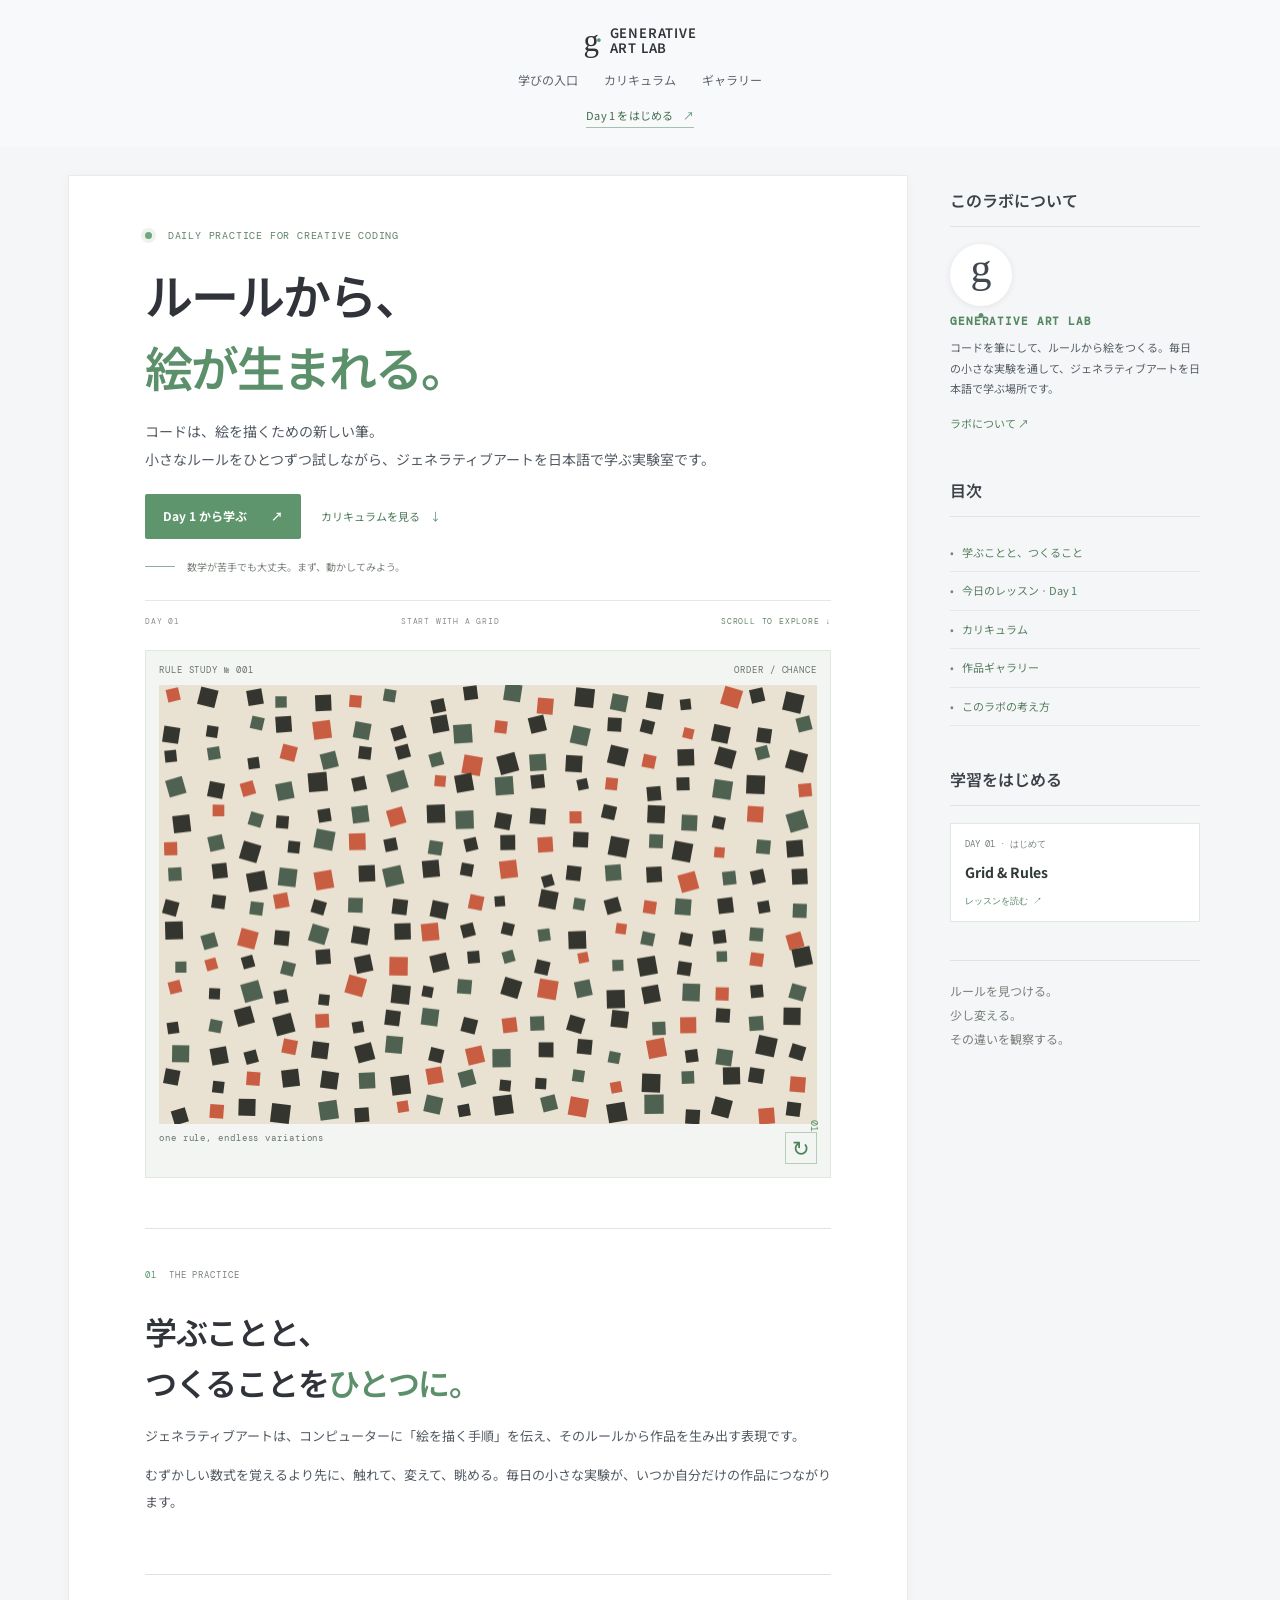
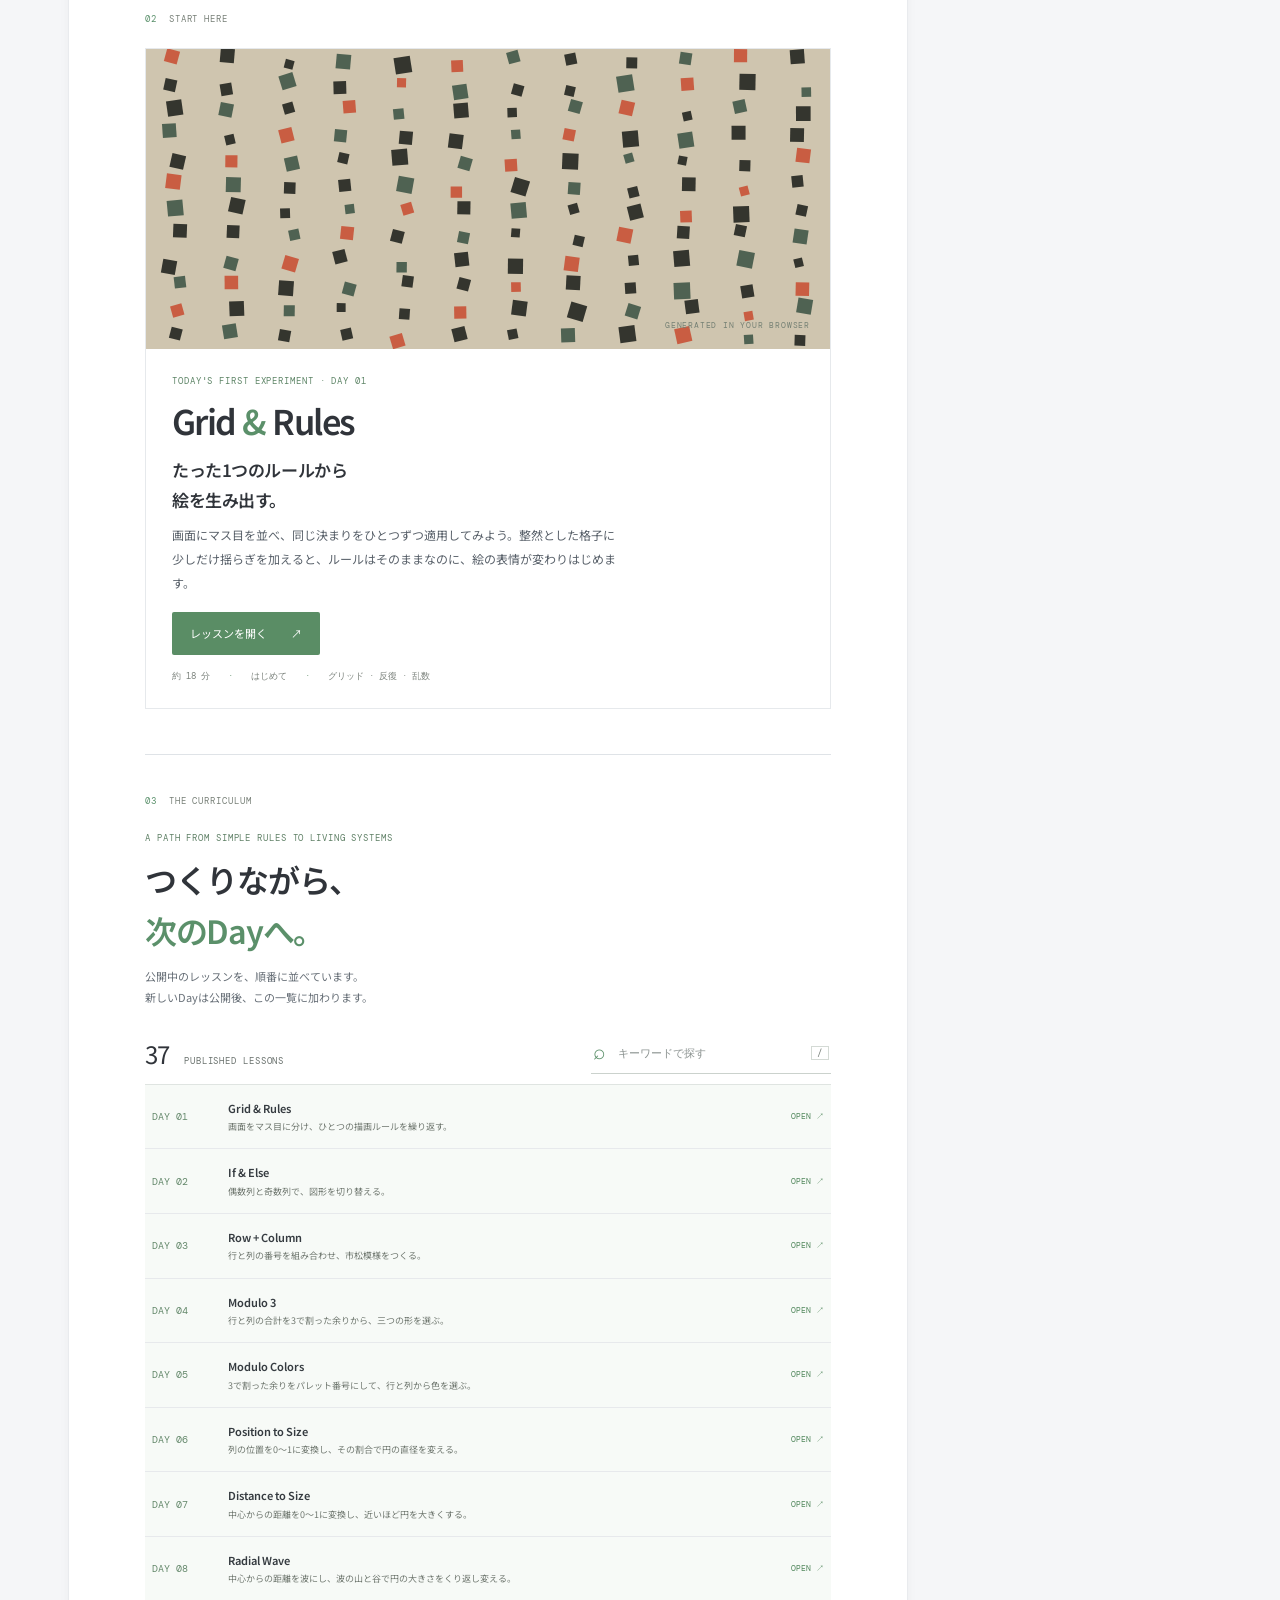
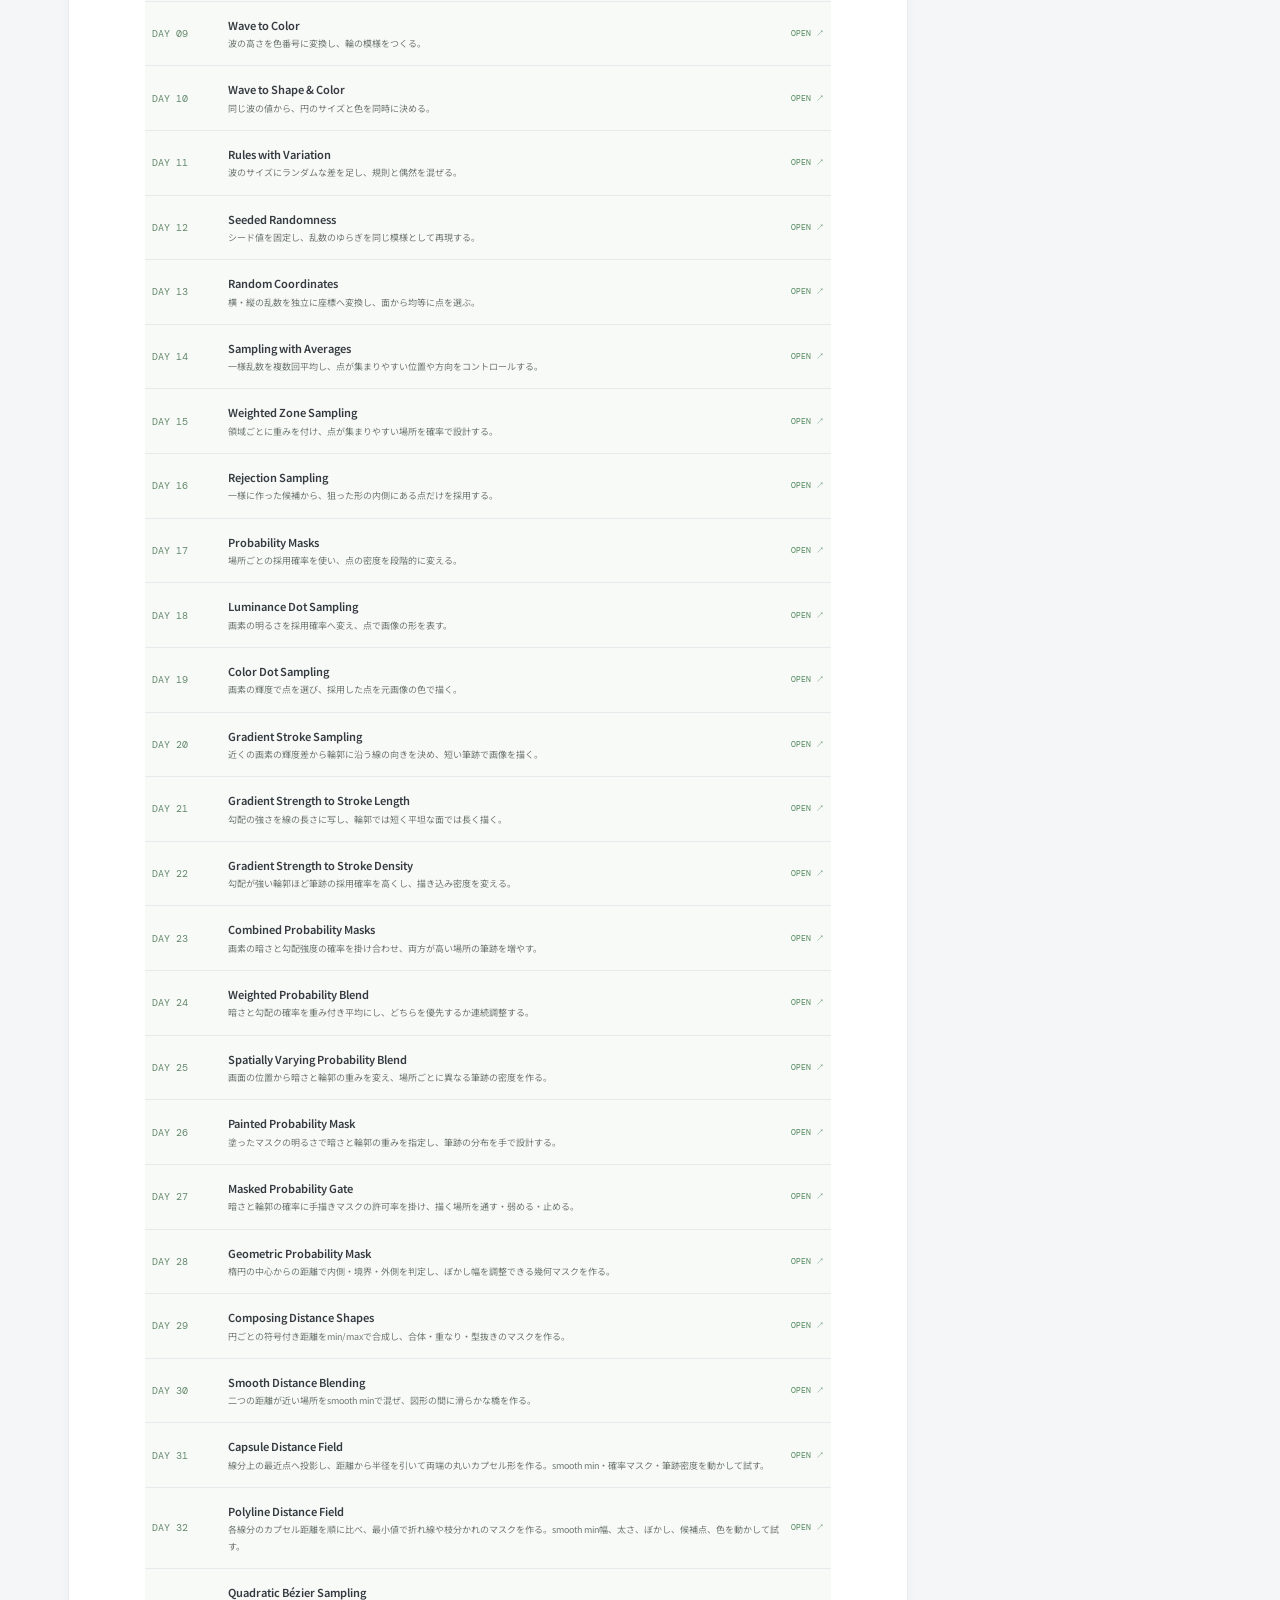
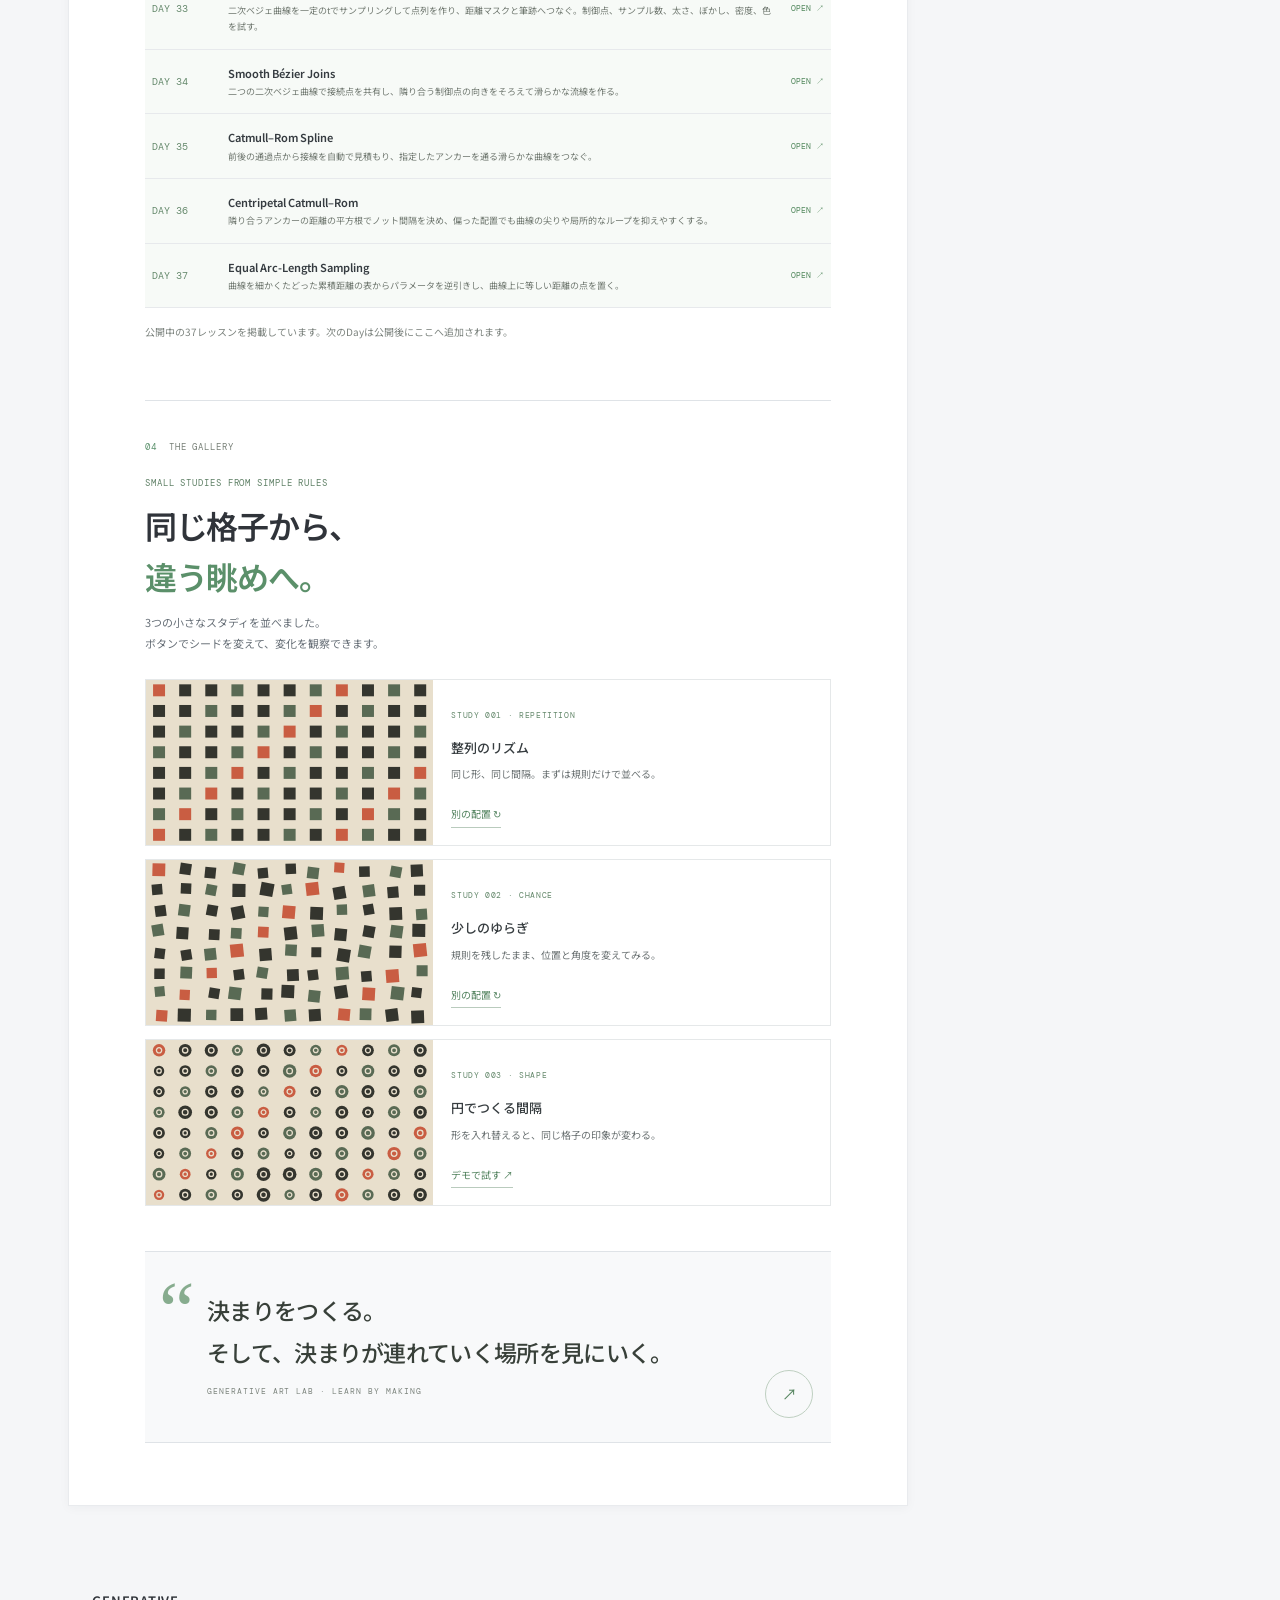
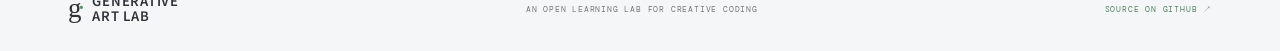
<file: index.html>
<!doctype html>
<html lang="ja">
<head>
  <meta charset="utf-8">
  <meta name="viewport" content="width=device-width, initial-scale=1">
  <meta name="theme-color" content="#f5f6f8">
  <meta name="description" content="ジェネラティブアートを、見て、動かして、つくりながら学ぶ日本語の実験室。">
  <title>Generative Art Lab — ルールから、絵が生まれる。</title>
  <link rel="preconnect" href="https://fonts.googleapis.com">
  <link rel="preconnect" href="https://fonts.gstatic.com" crossorigin>
  <link href="https://fonts.googleapis.com/css2?family=DM+Mono:wght@400;500&family=Manrope:wght@400;500;600;700;800&family=Noto+Sans+JP:wght@400;500;600;700;800&display=swap" rel="stylesheet">
  <link rel="stylesheet" href="./styles.css?v=14">
<style data-inline-theme>
:root{--bg:#11110f;--surface:#191916;--surface-2:#201f1b;--ink:#f0eee7;--muted:#a8a59c;--line:#393831;--orange:#dd7452;--orange-soft:#f0a383;--cream:#e8e1cf;--mono:'DM Mono',monospace;--display:'Manrope','Noto Sans JP',sans-serif;--body:'Noto Sans JP',sans-serif;--shell:min(1200px,calc(100% - 88px))}*{box-sizing:border-box}html{scroll-behavior:smooth;scroll-padding-top:90px}body{margin:0;background:var(--bg);color:var(--ink);font-family:var(--body);font-size:15px;line-height:1.85;font-weight:400}a{color:inherit;text-decoration:none}button,input,select{font:inherit}button,a,input,select{ -webkit-tap-highlight-color:transparent}.topbar{height:86px;padding:0 max(44px,calc((100% - 1200px)/2));border-bottom:1px solid var(--line);display:flex;align-items:center;justify-content:space-between;position:relative;z-index:3;background:var(--bg)}.brand{display:flex;align-items:center;gap:11px;font:600 9px/1.15 var(--mono);letter-spacing:.1em}.brand-mark{font:500 35px/.8 var(--display);letter-spacing:-.13em;color:var(--cream)}.brand-mark span{color:var(--orange)}.main-nav{display:flex;gap:34px;color:#c0bdb4;font-size:12px}.main-nav a:hover,.text-link:hover{color:var(--orange-soft)}.nav-cta{font:10px var(--mono);letter-spacing:.02em;border:1px solid #6a574b;padding:11px 15px;color:#efd4c7}.nav-cta span{margin-left:14px;color:var(--orange-soft)}.hero{max-width:1440px;margin:0 auto;min-height:690px;padding:80px max(44px,calc((100% - 1200px)/2)) 68px;display:grid;grid-template-columns:.91fr 1.09fr;align-items:center;column-gap:68px;position:relative}.hero-copy{padding:0 0 30px;z-index:1}.eyebrow,.section-label,.art-caption,.art-footer,.hero-bottom,.archive-tools,.canvas-stamp,.canvas-corner-label,.code-head,.lesson-end,.footer>span,.footer>a:last-child{font:10px/1.5 var(--mono);letter-spacing:.1em}.eyebrow{color:#c5a797;margin:0 0 25px}.eyebrow-dot{display:inline-block;width:7px;height:7px;border-radius:50%;background:var(--orange);margin-right:9px;box-shadow:0 0 12px #dd745288}.hero h1{font:700 clamp(50px,5.9vw,70px)/1.14 var(--display);letter-spacing:-.075em;margin:0 0 25px}.hero h1 em,.curriculum-heading h2 em{font-family:var(--body);font-style:normal;font-weight:500;color:var(--orange-soft);letter-spacing:-.055em}.hero-description{color:#c4c0b7;font-size:14px;line-height:2.2;margin:0;max-width:430px}.hero-actions{display:flex;align-items:center;gap:28px;margin-top:34px}.button{display:inline-flex;align-items:center;justify-content:space-between;gap:24px;padding:13px 17px;font-size:12px;line-height:1.4;border:1px solid transparent;cursor:pointer;transition:transform .2s,background .2s,color .2s}.button:hover{transform:translateY(-2px)}.button-primary{background:var(--orange);color:#171411;font-weight:700}.button-primary:hover{background:#eb8b68}.button-outline{background:transparent;border-color:#5b574d;color:var(--ink)}.text-link{font-size:11px;color:#d4d0c7}.text-link span{margin-left:8px;color:var(--orange)}.hero-note{display:flex;align-items:center;gap:12px;font-size:10px;color:#96938b;margin-top:52px}.note-line{height:1px;width:30px;background:#6e6255}.hero-art-wrap{position:relative;align-self:center;padding:20px 19px 15px;background:#191915;border:1px solid #38362f;box-shadow:0 25px 70px #0005;transform:rotate(1.4deg)}.hero-art-wrap:before{content:'';position:absolute;inset:9px;border:1px solid #2b2a24;pointer-events:none}.art-caption,.art-footer{position:relative;display:flex;justify-content:space-between;color:#9d9a8f;font-size:9px}.hero-art{display:block;width:100%;height:auto;aspect-ratio:1.12;margin:14px 0 11px}.icon-button{background:transparent;border:1px solid #565248;color:var(--cream);font-size:21px;width:32px;height:32px;cursor:pointer}.art-index{position:absolute;font:10px var(--mono);color:#d88368;right:-26px;bottom:36px;writing-mode:vertical-rl}.hero-bottom{position:absolute;left:max(44px,calc((100% - 1200px)/2));right:max(44px,calc((100% - 1200px)/2));bottom:23px;display:flex;color:#77766f;justify-content:space-between;font-size:9px}.scroll-cue{color:#a9a399}.section-shell{max-width:1200px;margin:auto;padding:105px 0;border-top:1px solid var(--line)}.section-label{display:flex;gap:20px;color:#8e8b82}.section-label span:first-child{color:var(--orange-soft)}.intro-content{margin:38px 0 0 15%;display:grid;grid-template-columns:1fr .78fr;gap:80px;align-items:center}.intro h2,.curriculum-heading h2{font:600 clamp(34px,4vw,52px)/1.42 var(--body);letter-spacing:-.055em;margin:0}.intro h2 span{color:var(--orange-soft)}.intro-content>div{color:#b6b3ab;font-size:13px;line-height:2.2;max-width:450px}.intro-content>div p+p{margin-top:14px}.daily{padding-top:72px}.daily-card{margin:42px 0 0;display:grid;grid-template-columns:.96fr 1.04fr;min-height:440px;background:var(--cream);color:#24211c}.daily-copy{padding:48px 50px;display:flex;flex-direction:column;align-items:flex-start}.daily-copy .eyebrow{color:#826151;font-size:9px;margin-bottom:18px}.daily-copy h2{font:700 clamp(37px,5vw,62px)/1 var(--display);letter-spacing:-.07em;margin:0}.daily-copy h2 span{color:var(--orange)}.daily-lead{font:600 22px/1.65 var(--body);letter-spacing:-.04em;margin:19px 0 10px}.daily-body{font-size:12px;color:#5e5a50;line-height:2.1;max-width:450px;margin:0 0 25px}.button-light{background:#25231e;color:#f5f0e5;font-size:11px}.button-light:hover{background:#433a30}.lesson-meta{display:flex;gap:18px;color:#777166;font:9px var(--mono);margin-top:25px;flex-wrap:wrap}.lesson-meta span+span:before{content:'·';margin-right:18px;color:var(--orange)}.daily-art{background:#ccc3af;position:relative;min-height:390px;display:flex;align-items:center;justify-content:center;padding:25px}.daily-art canvas{width:100%;height:100%;position:absolute;inset:0}.canvas-stamp{position:absolute;bottom:18px;right:20px;color:#827a6b;font-size:8px}.curriculum{padding-bottom:116px}.curriculum-heading{display:flex;align-items:end;justify-content:space-between;margin:40px 0 47px}.curriculum-heading .eyebrow{font-size:9px;margin-bottom:19px}.curriculum-heading h2{line-height:1.42}.curriculum-heading h2 em{color:var(--orange-soft)}.curriculum-heading>p{font-size:12px;color:#a9a69e;line-height:2.1;margin:0 0 8px}.phase-grid{display:grid;grid-template-columns:repeat(4,1fr);border:1px solid #434139;margin-bottom:48px}.phase-card{padding:22px 19px 20px;min-height:146px;position:relative}.phase-card+.phase-card{border-left:1px solid #434139}.phase-card.active{background:#201e19}.phase-card .phase-number{font:9px var(--mono);color:var(--orange-soft)}.phase-card h3{font-size:13px;line-height:1.6;margin:13px 0 6px}.phase-card p{font-size:10px;color:#9c998f;margin:0;line-height:1.8}.phase-card .phase-range{position:absolute;right:18px;top:22px;font:9px var(--mono);color:#817e74}.archive-tools{display:flex;justify-content:space-between;align-items:center;color:#8c8980;margin-bottom:10px}.archive-count{font:24px var(--display);color:var(--ink);letter-spacing:-.04em;margin-right:9px}.search-box{display:flex;align-items:center;gap:9px;border-bottom:1px solid #5c594f;width:240px;padding:4px 2px}.search-box span{font-size:21px;color:var(--orange-soft)}.search-box input{background:transparent;border:0;outline:0;color:var(--ink);min-width:0;width:100%;font-size:11px}.search-box input::placeholder{color:#817e75}.search-box kbd{font:9px var(--mono);border:1px solid #545149;padding:0 5px;color:#8e8b81}.lesson-list{border-top:1px solid #3d3b34}.lesson-row{display:grid;grid-template-columns:82px 1fr 250px 90px;align-items:center;gap:16px;padding:16px 8px;border-bottom:1px solid #33322c;transition:background .2s}.lesson-row:hover{background:#1a1915}.lesson-row .day-number{font:10px var(--mono);color:#b8a092}.lesson-row h3{font-size:12px;font-weight:600;margin:0}.lesson-row p{font-size:10px;color:#99968d;margin:0}.lesson-row .phase-tag{font:9px var(--mono);letter-spacing:.04em;color:#77766e}.lesson-row .row-action{text-align:right;font:9px var(--mono);color:#bcb8ac}.lesson-row.is-available .row-action{color:var(--orange-soft)}.lesson-row.is-available{background:#1c1b17}.curriculum-footnote{font-size:10px;color:#79776f;margin:14px 0}.quote{position:relative;background:#201e19;max-width:100%;padding:90px max(44px,calc((100% - 1200px)/2));border-bottom:1px solid var(--line)}.quote-mark{position:absolute;font:130px/1 Georgia,serif;color:#d87757;top:58px;left:max(44px,calc((100% - 1200px)/2));opacity:.8}.quote blockquote{font:500 clamp(28px,4vw,46px)/1.65 var(--body);letter-spacing:-.05em;margin:0 0 25px 12%;position:relative}.quote>p{font:9px var(--mono);color:#8f8a7f;letter-spacing:.12em;margin-left:12%}.circle-link{position:absolute;right:max(44px,calc((100% - 1200px)/2));bottom:66px;width:48px;height:48px;border:1px solid #5b564d;border-radius:50%;display:grid;place-items:center;color:var(--orange-soft)}.footer{min-height:105px;padding:25px max(44px,calc((100% - 1200px)/2));display:flex;justify-content:space-between;align-items:center;color:#89877f}.footer>span,.footer>a:last-child{font-size:8px}.footer>a:last-child{color:#bbb5a7}.lesson-main{max-width:1200px;margin:0 auto}.lesson-breadcrumb{padding:28px 0;color:#77756d;display:flex;gap:12px;font:9px var(--mono);letter-spacing:.06em}.lesson-breadcrumb a{color:#aaa69c}.lesson-heading{display:flex;align-items:end;justify-content:space-between;padding:37px 0 44px}.lesson-heading .eyebrow{margin-bottom:16px}.heading-separator{color:var(--orange);margin:0 8px}.lesson-heading h1{font:700 clamp(55px,8vw,92px)/1.1 var(--display);letter-spacing:-.08em;margin:0}.lesson-heading h1 em{font-style:normal;color:var(--orange-soft);font-weight:500}.lesson-subtitle{color:#c8c4bb;margin:13px 0 0;font-size:17px}.lesson-tags{display:flex;gap:8px;flex-wrap:wrap;justify-content:end}.lesson-tags span{border:1px solid #4b4941;padding:7px 10px;font:9px var(--mono);color:#b2aea4}.lesson-demo{background:#1b1a16;border:1px solid #3b3931;padding:27px 29px 19px}.demo-topline{display:flex;justify-content:space-between;align-items:end;margin-bottom:20px}.demo-topline .eyebrow{margin:0 0 5px;font-size:9px}.demo-topline h2{font-size:18px;margin:0;font-weight:500}.seed-readout{font:9px var(--mono);color:#969289}.seed-readout b{color:var(--orange-soft);font-weight:400}.demo-layout{display:grid;grid-template-columns:minmax(0,1fr) 275px;gap:25px}.demo-canvas-wrap{position:relative;min-height:400px;background:#e8dfcc;overflow:hidden}.demo-canvas-wrap canvas{width:100%;height:100%;position:absolute;inset:0}.canvas-corner-label{position:absolute;top:12px;left:14px;font-size:8px;color:#7c7669}.controls{border:1px solid #3d3b33;background:#161613;padding:16px 16px 14px}.control-heading{display:flex;justify-content:space-between;align-items:center;font-size:11px;margin-bottom:11px}.reset-button{border:0;background:transparent;color:#99958b;font-size:9px;cursor:pointer}.control-group{display:block;padding:10px 0;border-top:1px solid #34332d}.control-label{display:flex;align-items:center;justify-content:space-between;font-size:10px;color:#d6d1c6}.control-label b{font:9px var(--mono);color:var(--orange-soft);font-weight:400}.control-group input[type=range]{display:block;width:100%;height:3px;accent-color:var(--orange);margin:12px 0 9px;cursor:pointer}.control-group small{display:block;color:#858279;font-size:9px;line-height:1.65}.control-group select{display:block;width:100%;margin:9px 0 7px;padding:7px 9px;color:#e9e5db;background:#26251f;border:1px solid #4c4a41;border-radius:0;font-size:10px}.demo-actions{display:grid;grid-template-columns:1fr;gap:7px;margin-top:13px}.demo-actions .button{font-size:10px;padding:10px 12px}.demo-caption{font-size:10px;color:#a6a298;margin:13px 1px 0}.demo-caption span:first-child{font:9px var(--mono);color:var(--orange-soft);margin-right:10px}.demo-caption span:last-child{color:#77756c;margin-left:5px}.lesson-content{display:grid;grid-template-columns:195px minmax(0,760px);gap:85px;justify-content:space-between;padding:91px 0 105px}.lesson-toc{position:sticky;top:22px;align-self:start}.lesson-toc>.eyebrow{font-size:8px;margin-bottom:14px}.lesson-toc>a{display:block;padding:8px 0;border-top:1px solid #35342e;color:#aaa69d;font-size:10px}.lesson-toc>a:hover{color:var(--orange-soft)}.progress-box{padding:16px 12px;background:#1c1b17;margin-top:35px}.progress-box>span{font:8px var(--mono);color:#8d8a81}.progress-track{height:2px;background:#403f37;margin:13px 0 7px}.progress-track i{display:block;width:0;height:100%;background:var(--orange);transition:width .3s}.progress-box>b{font:9px var(--mono);font-weight:400;color:#b5b0a4}.mark-complete{margin-top:12px;width:100%;padding:8px 5px;background:transparent;border:1px solid #575349;color:#d8d3c9;font-size:9px;cursor:pointer}.mark-complete:hover,.mark-complete.done{border-color:var(--orange);color:var(--orange-soft)}.lesson-article{min-width:0}.article-section{padding:0 0 43px;margin:0 0 44px;border-bottom:1px solid #38372f;scroll-margin-top:30px}.article-section>.eyebrow{font-size:9px;margin:0 0 13px;color:#bd9f8d}.article-section h2{font-size:23px;letter-spacing:-.04em;font-weight:600;margin:0 0 18px}.article-section p{font-size:13px;line-height:2.15;color:#c1bdb4;margin:0 0 16px}.article-section strong{color:#eee9de;font-weight:600}.article-section code{font:11px var(--mono);color:#e4b198}.fact-grid{display:grid;grid-template-columns:repeat(3,1fr);gap:10px;margin-top:25px}.fact-grid>div{background:#1c1b17;padding:14px}.fact-grid span,.next-links span{font-size:9px;color:var(--orange-soft)}.fact-grid p{font-size:10px;line-height:1.9;margin:8px 0 0;color:#aba79c}.rule-card{margin:25px 0;padding:23px 25px;background:#e8e1cf;color:#24221d}.rule-card .rule-index{font:9px var(--mono);color:#a45f46}.rule-card p{font-size:17px;color:#2a2721;font-weight:600;margin:9px 0}.rule-card>span:last-child{font-size:10px;color:#777166}.diagram{margin:25px 0 0;background:#211f1a;padding:15px 16px 10px}.diagram svg{width:100%;height:auto;max-height:220px}.diagram text{fill:#d5cec0;font:13px 'Noto Sans JP',sans-serif}.diagram figcaption{font-size:9px;color:#918d82}.math-card{background:#1d1c18;border:1px solid #3a3931;margin:22px 0;padding:20px}.math-steps>div{display:grid;grid-template-columns:155px 1fr;gap:15px;padding:10px 0;border-bottom:1px solid #35342d;align-items:center}.math-steps>div:last-child{border:0}.math-steps span{font-size:10px;color:#a7a398}.math-steps code{font-size:11px}.math-note{border-top:1px solid #444239;margin-top:9px;padding-top:12px;font-size:10px;color:#9d998f}.code-card{background:#171713;border:1px solid #3d3b34;margin:20px 0}.code-head{display:flex;justify-content:space-between;padding:11px 15px;border-bottom:1px solid #393830;color:#9f9b8f;font-size:8px}.code-card pre{margin:0;padding:17px;overflow:auto;font:11px/1.9 var(--mono);color:#e0d6c5}.code-muted{color:#79786f}.experiment-list{padding:0;margin:25px 0;list-style:none;counter-reset:experiment}.experiment-list li{position:relative;padding:0 0 18px 47px;margin-bottom:17px;border-bottom:1px solid #32312b}.experiment-list li:last-child{border-bottom:0}.experiment-list li:before{counter-increment:experiment;content:counter(experiment,decimal-leading-zero);position:absolute;left:0;top:0;color:var(--orange-soft);font:10px var(--mono)}.experiment-list b{font-size:12px;font-weight:600;color:#e5e0d5}.experiment-list p{font-size:11px;margin:5px 0 0;color:#aaa69c}.observation{border-left:2px solid var(--orange);padding:13px 18px;background:#1e1c18}.observation span{font-size:10px;color:var(--orange-soft)}.observation p{font-size:11px;margin:5px 0 0}.article-section i{font-family:Georgia,serif}.artist-links{display:grid;grid-template-columns:1fr 1fr;gap:9px;margin-top:20px}.artist-links a{background:#1d1c18;border:1px solid #3a3831;padding:14px;transition:border-color .2s}.artist-links a:hover{border-color:#a76f57}.artist-links span{display:block;font:8px var(--mono);color:#9f9a8e;line-height:1.7}.artist-links b{display:block;margin-top:8px;font-size:10px;font-weight:500;color:#e7dfd2}.next-links{display:grid;grid-template-columns:1fr 1fr;gap:12px}.next-links>div{padding:14px;background:#1b1a16}.next-links p{font-size:10px;line-height:1.9;margin:7px 0 0}.lesson-end{display:flex;justify-content:space-between;color:#8e8a80;font-size:9px}.lesson-end a{color:var(--orange-soft)}
@media(max-width:900px){.hero{column-gap:35px;padding-top:70px}.section-shell{padding-left:36px;padding-right:36px}.intro-content{margin-left:9%;gap:40px}.lesson-main{padding:0 32px}.lesson-content{grid-template-columns:155px minmax(0,1fr);gap:40px}.demo-layout{grid-template-columns:minmax(0,1fr) 260px;gap:15px}.lesson-row{grid-template-columns:66px 1fr 160px 78px}.daily-copy{padding:38px}.footer{padding-left:36px;padding-right:36px}}
@media(max-width:680px){body{font-size:14px}.topbar{height:68px;padding:0 20px}.brand{font-size:8px}.brand-mark{font-size:31px}.main-nav{display:none}.nav-cta{font-size:9px;padding:9px 10px}.hero{display:block;min-height:auto;padding:56px 25px 70px}.hero-copy{padding:0}.hero h1{font-size:46px}.hero-description{font-size:12px}.hero-note{margin-top:31px}.hero-art-wrap{margin:46px 14px 20px;max-width:500px}.hero-art{aspect-ratio:1.16}.hero-bottom{left:25px;right:25px;bottom:19px;font-size:8px}.hero-bottom span:nth-child(2){display:none}.section-shell{padding:72px 22px}.intro-content{display:block;margin:30px 0 0}.intro h2{font-size:34px}.intro-content>div{margin-top:25px;font-size:12px}.daily{padding-top:58px}.daily-card{display:flex;flex-direction:column-reverse;margin-top:27px}.daily-art{min-height:270px}.daily-copy{padding:30px 24px}.daily-copy h2{font-size:48px}.daily-lead{font-size:19px}.daily-body{font-size:11px}.curriculum-heading{display:block;margin:32px 0 30px}.curriculum-heading h2{font-size:35px}.curriculum-heading>p{margin-top:18px;font-size:11px}.phase-grid{grid-template-columns:1fr 1fr;margin-bottom:35px}.phase-card{min-height:130px;padding:17px 13px}.phase-card+.phase-card{border-left:0}.phase-card:nth-child(even){border-left:1px solid #434139}.phase-card:nth-child(n+3){border-top:1px solid #434139}.phase-card .phase-range{right:12px;top:18px;font-size:8px}.phase-card h3{font-size:11px}.phase-card p{font-size:9px}.archive-tools{font-size:8px;align-items:flex-end}.archive-count{font-size:22px}.search-box{width:148px;gap:5px}.search-box input{font-size:9px}.lesson-row{grid-template-columns:47px 1fr 55px;gap:9px;padding:13px 2px}.lesson-row h3{font-size:10px}.lesson-row p,.lesson-row .phase-tag{display:none}.lesson-row .row-action{font-size:8px}.curriculum-footnote{font-size:9px}.quote{padding:67px 25px}.quote-mark{left:22px;top:45px;font-size:95px}.quote blockquote{margin-left:35px;font-size:27px}.quote>p{margin-left:35px;font-size:8px}.circle-link{right:25px;bottom:27px;width:40px;height:40px}.footer{padding:20px 22px;min-height:90px}.footer>span{display:none}.footer>a:last-child{font-size:7px}.lesson-main{padding:0 20px}.lesson-breadcrumb{padding:19px 0;font-size:8px}.lesson-heading{display:block;padding:29px 0 28px}.lesson-heading .eyebrow{font-size:8px}.lesson-heading h1{font-size:61px}.lesson-subtitle{font-size:14px}.lesson-tags{justify-content:start;margin-top:19px}.lesson-tags span{font-size:8px;padding:6px 7px}.lesson-demo{padding:19px 14px 13px;margin:0 -6px}.demo-topline h2{font-size:15px}.demo-topline .eyebrow{font-size:8px}.demo-layout{display:flex;flex-direction:column}.demo-canvas-wrap{height:320px;min-height:320px}.controls{padding:14px}.control-group{padding:9px 0}.control-group small{font-size:8px}.demo-actions{grid-template-columns:1fr 1fr}.demo-actions .button{font-size:9px;gap:5px;padding:9px}.demo-caption{font-size:9px;line-height:1.8}.lesson-content{display:block;padding:59px 0 70px}.lesson-toc{position:static;display:flex;flex-wrap:wrap;gap:0 14px;margin-bottom:46px}.lesson-toc>.eyebrow{width:100%}.lesson-toc>a{padding:5px 0;font-size:9px;border:0}.progress-box{width:100%;margin-top:17px}.article-section{padding-bottom:34px;margin-bottom:34px}.article-section h2{font-size:20px}.article-section p{font-size:12px}.fact-grid{grid-template-columns:1fr;gap:7px}.fact-grid>div{padding:12px}.fact-grid p{font-size:10px}.rule-card{padding:19px}.rule-card p{font-size:15px}.diagram{padding:10px}.diagram text{font-size:12px}.math-card{padding:14px}.math-steps>div{grid-template-columns:1fr;gap:4px;padding:9px 0}.math-steps code{font-size:10px}.code-card pre{font-size:9px;padding:13px}.experiment-list li{padding-left:37px}.experiment-list p{font-size:10px}.artist-links,.next-links{grid-template-columns:1fr}.lesson-end{font-size:8px}.lesson-end span{max-width:52%}}
@media(prefers-reduced-motion:reduce){html{scroll-behavior:auto}*,*:before,*:after{transition:none!important;animation:none!important}}

.generated-demo-frame{height:460px;background:#e8dfcc}.generated-demo-frame iframe{width:100%;height:100%;border:0;display:block}.missing-lesson{padding:60px;color:#c3bfb4}.missing-lesson a{color:var(--orange-soft)}
@media(max-width:680px){.generated-demo-frame{height:340px}}
.gallery-grid{display:grid;grid-template-columns:repeat(3,1fr);gap:14px}.gallery-card{border:1px solid #3b3931;background:#191915;min-width:0}.gallery-art{display:block;width:100%;aspect-ratio:1.32;background:#e9e1d1}.gallery-card>div{padding:18px 19px 19px}.gallery-card>div>span{font:8px var(--mono);letter-spacing:.08em;color:#c49782}.gallery-card h3{font-size:14px;font-weight:500;margin:9px 0 4px}.gallery-card p{font-size:10px;line-height:1.9;color:#a5a197;margin:0 0 14px}.gallery-refresh{border:0;border-bottom:1px solid #666156;background:transparent;padding:0 0 3px;color:#e4b49c;font-size:10px;cursor:pointer}.gallery-link{display:inline-block}.gallery-refresh:hover{color:#fff}
@media(max-width:680px){.gallery-grid{grid-template-columns:1fr;gap:12px}.gallery-art{aspect-ratio:1.55}.gallery-card>div{padding:15px}}


/* Editorial light theme inspired by the reference article */
:root{--bg:#f5f6f8;--surface:#fff;--surface-2:#f7f8fa;--ink:#30343a;--muted:#707781;--line:#e2e5e9;--orange:#5a906b;--orange-soft:#4f8b61;--cream:#f2f4f6;--mono:'DM Mono',ui-monospace,monospace;--display:'Noto Sans JP',sans-serif;--body:'Noto Sans JP',sans-serif;--shell:min(1200px,calc(100% - 48px))}
html{scroll-padding-top:32px}body{background:var(--bg);color:var(--ink);font-family:var(--body);font-size:15px;line-height:1.95}.topbar{height:auto;min-height:140px;padding:26px 24px 19px;background:#f8f9fb;border:0;display:flex;flex-direction:column;justify-content:center;gap:12px}.brand{justify-content:center;color:#30343a;font-family:var(--body);font-size:13px;letter-spacing:.06em}.brand-mark{font-family:Georgia,serif;font-size:31px;color:#333}.brand-mark span,.eyebrow,.section-label span:first-child,.nav-cta span{color:#5b916c}.main-nav{gap:26px;color:#5c646e;font-size:12px}.main-nav a:hover,.text-link:hover{color:#3c744d}.nav-cta{border:0;border-bottom:1px solid #a5c0ac;padding:4px 0;color:#426c4d;font:11px var(--body)}.nav-cta span{margin-left:7px}.button{border-radius:2px}.button-primary{background:#5e956c;color:white}.button-primary:hover{background:#477c56}.button-outline{border-color:#cad2cf;color:#4d6754}.text-link{color:#4e7958}.eyebrow{color:#5f8066}.eyebrow-dot{background:#70a77d;box-shadow:0 0 0 4px #70a77d22}.editorial-layout{max-width:1180px;margin:28px auto 60px;display:grid;grid-template-columns:minmax(0,840px) 250px;gap:42px;align-items:start;padding:0 18px}.editorial-main{min-width:0;background:#fff;border:1px solid #e9ebee;padding:52px 76px 62px;box-shadow:0 2px 10px #1f29330a}.site-sidebar{padding-top:10px;position:sticky;top:20px;color:#555d66}.sidebar-profile,.sidebar-nav,.sidebar-latest{margin-bottom:38px}.sidebar-title{font-size:16px;font-weight:600;margin:0 0 17px;padding-bottom:10px;border-bottom:1px solid #dfe3e7;color:#3c4249}.profile-mark{width:62px;height:62px;border-radius:50%;background:white;box-shadow:0 1px 6px #26334418;display:grid;place-items:center;font:42px Georgia,serif;color:#40474e;margin:0 0 8px}.profile-mark span{color:#59916a}.profile-name{font:600 11px var(--mono);color:#568864;letter-spacing:.08em;margin:0 0 9px}.sidebar-profile>p:not(.sidebar-title):not(.profile-name){font-size:11px;line-height:1.85;margin:0 0 9px}.sidebar-profile>a{font-size:11px;color:#51815e}.sidebar-nav a{display:block;padding:8px 0;border-bottom:1px solid #e5e8eb;color:#557e5d;font-size:11px}.sidebar-nav a:before{content:'•';color:#77817a;margin-right:8px}.sidebar-latest>a{display:block;background:#fff;border:1px solid #e3e7e4;padding:13px 14px;color:#303a34}.sidebar-latest span,.sidebar-latest i{display:block;color:#758079;font:9px/1.6 var(--mono);font-style:normal}.sidebar-latest b{display:block;font-size:14px;margin:7px 0 8px}.sidebar-latest i{color:#53835f}.sidebar-note{border-top:1px solid #dfe3e7;padding-top:18px;font-size:12px;line-height:2;color:#798078}
.hero{max-width:none;min-height:0;padding:0 0 50px;display:flex;flex-direction:column;align-items:stretch;gap:23px}.hero-copy{padding:0;order:0}.hero .eyebrow{font-size:10px;letter-spacing:.08em;margin:0 0 15px}.hero h1{font:600 clamp(34px,4.6vw,48px)/1.5 var(--body);letter-spacing:-.04em;margin:0 0 15px;color:#30343a}.hero h1 em,.curriculum-heading h2 em{font-family:var(--body);font-style:normal;font-weight:600;color:#5b906a;letter-spacing:-.04em}.hero-description{max-width:640px;color:#525a62;font-size:14px;line-height:2;margin:0}.hero-actions{margin-top:21px;gap:20px}.hero-note{margin-top:18px;color:#788078}.note-line{background:#91ad96}.hero-art-wrap{order:1;width:100%;padding:13px;background:#f3f5f2;border:1px solid #e1e7e1;box-shadow:none;transform:none}.hero-art-wrap:before{display:none}.hero-art{aspect-ratio:1.5;margin:8px 0}.art-caption,.art-footer{color:#68736a;font-size:9px}.icon-button{color:#4e8059;border-color:#b7cbb9}.art-index{color:#5b906a;right:9px;bottom:45px}.hero-bottom{position:static;width:100%;color:#89918b;border-top:1px solid #e4e8e4;padding-top:14px;font-size:8px}.scroll-cue{color:#66836b}
.section-shell{max-width:none;margin:0;padding:40px 0 45px;border-top:1px solid #dfe3e7}.section-label{gap:12px;color:#788078;font-size:9px}.intro-content{margin:24px 0 0;display:block}.intro h2,.curriculum-heading h2{font:600 clamp(25px,3vw,32px)/1.6 var(--body);letter-spacing:-.04em;margin:0}.intro h2 span{color:#5b906a}.intro-content>div{max-width:none;color:#525a62;font-size:13px;line-height:2.05;margin-top:14px}.intro-content>div p+p{margin-top:12px}.daily{padding-top:38px}.daily-card{margin:22px 0 0;display:flex;flex-direction:column-reverse;min-height:0;background:#fff;color:#30343a;border:1px solid #e6e9ec}.daily-copy{padding:26px 26px 25px;align-items:flex-start}.daily-copy .eyebrow{color:#5e8567;font-size:9px;margin-bottom:8px}.daily-copy h2{font:600 34px/1.4 var(--body);letter-spacing:-.045em;margin:0}.daily-copy h2 span{color:#5b906a}.daily-lead{font:600 17px/1.75 var(--body);letter-spacing:-.025em;margin:11px 0 8px}.daily-body{font-size:12px;color:#59616a;line-height:2;margin:0 0 17px}.button-light{background:#5a8d65;color:white}.button-light:hover{background:#47764f}.lesson-meta{color:#7a817b;font:9px var(--mono);margin-top:15px}.lesson-meta span+span:before{color:#63916d}.daily-art{background:#f0f2ee;min-height:300px;height:300px}.daily-art canvas{object-fit:contain}.canvas-stamp{color:#758074}.curriculum{padding-bottom:44px}.curriculum-heading{display:block;margin:23px 0 25px}.curriculum-heading .eyebrow{font-size:9px;margin-bottom:9px}.curriculum-heading>p{font-size:11px;color:#687078;line-height:1.9;margin:10px 0 0}.phase-grid{grid-template-columns:repeat(2,1fr);border:1px solid #e0e4e1;margin-bottom:25px}.phase-card{padding:16px 15px;min-height:120px;background:#fff}.phase-card+.phase-card{border-left:1px solid #e0e4e1}.phase-card:nth-child(3){border-left:0;border-top:1px solid #e0e4e1}.phase-card:nth-child(4){border-top:1px solid #e0e4e1}.phase-card.active{background:#f4f8f4}.phase-card .phase-number{color:#5b906a}.phase-card h3{font-size:12px;margin:10px 0 5px}.phase-card p{font-size:10px;color:#69716d}.phase-card .phase-range{color:#8a918d}.archive-tools{color:#69716d;font-size:9px}.archive-count{color:#30343a}.search-box{border-color:#cbd2cd}.search-box span{color:#5b906a}.search-box input{color:#30343a}.search-box input::placeholder{color:#8b9290}.search-box kbd{border-color:#d4dad5;color:#777f79}.lesson-list{border-color:#dfe4e1}.lesson-row{grid-template-columns:64px 1fr auto;gap:12px;padding:13px 7px;border-color:#e7e9ec}.lesson-row:hover{background:#f7faf7}.lesson-row .day-number{color:#64886b}.lesson-row h3{font-size:11px;color:#353b40}.lesson-row p{grid-column:2;color:#707870;font-size:9px}.lesson-row .phase-tag{display:none}.lesson-row .row-action{font-size:8px;color:#859087}.lesson-row.is-available .row-action{color:#50865b}.lesson-row.is-available{background:#f7faf7}.curriculum-footnote{font-size:10px;color:#7c837e}.gallery-grid{grid-template-columns:1fr;gap:13px}.gallery-card{display:grid;grid-template-columns:42% 1fr;background:#fff;border:1px solid #e5e8e9}.gallery-art{height:100%;min-height:165px;aspect-ratio:auto;background:#eef1ed}.gallery-card>div{padding:17px 18px}.gallery-card>div>span{color:#64886b}.gallery-card h3{font-size:13px;color:#373d40}.gallery-card p{font-size:10px;color:#6a7172}.gallery-refresh{color:#53835f;border-color:#b9cbbd}.quote{background:#f8f9fa;border-top:1px solid #dfe3e7;border-bottom:1px solid #dfe3e7;padding:38px 26px;margin-top:0}.quote-mark{font-size:80px;top:18px;left:14px;color:#6b9a74}.quote blockquote{font:500 23px/1.8 var(--body);letter-spacing:-.03em;margin:0 0 13px 36px;color:#384039}.quote>p{margin-left:36px;color:#7d857e;font:8px var(--mono)}.circle-link{right:18px;bottom:24px;border-color:#bfd0c1;color:#54845e}.footer{max-width:1180px;margin:auto;padding:24px 18px;min-height:85px;color:#737a77}.footer .brand{justify-content:flex-start}.footer .brand-mark{font-size:27px}.footer>span,.footer>a:last-child{font-size:8px}.footer>a:last-child{color:#578363}
.lesson-main{max-width:1180px;padding:0 18px}.lesson-breadcrumb{padding:18px 0;color:#7e8581}.lesson-breadcrumb a{color:#5e8467}.lesson-heading{width:min(840px,100%);display:block;padding:20px 76px 24px;background:#fff;border:1px solid #e9ebee;border-bottom:0}.lesson-heading .eyebrow{margin-bottom:9px}.lesson-heading h1{font:600 clamp(38px,5vw,52px)/1.4 var(--body);letter-spacing:-.05em;color:#30343a}.lesson-heading h1 em{color:#5b906a;font-weight:500}.lesson-subtitle{color:#5e666c;font-size:14px;margin:8px 0 0}.lesson-tags{justify-content:flex-start;margin-top:13px}.lesson-tags span{border:1px solid #e0e5e1;color:#65736a;padding:5px 8px;font:9px var(--body)}.lesson-demo{width:min(840px,100%);background:#fff;border:1px solid #e9ebee;border-top:0;padding:10px 76px 23px}.demo-topline{border-top:1px solid #e4e7e8;padding-top:22px}.demo-topline .eyebrow{color:#68816c}.demo-topline h2{font-size:15px;color:#343a3f}.seed-readout{color:#7e8581}.seed-readout b{color:#598863}.demo-layout{grid-template-columns:minmax(0,1fr) 220px;gap:15px}.demo-canvas-wrap{min-height:300px;background:#eef0eb}.canvas-corner-label{color:#69766a}.controls{border:1px solid #e1e5e2;background:#fafbfa;padding:12px;color:#40474a}.control-heading{font-size:10px}.reset-button{color:#638069}.control-group{border-color:#e7e9e7}.control-label{font-size:9px;color:#41484a}.control-label b{color:#5b906a}.control-group input[type=range]{accent-color:#63966e}.control-group small{color:#767e79}.control-group select{color:#3b4242;background:#fff;border-color:#d8dfd9}.demo-actions .button-outline{color:#4e6f54}.demo-caption{color:#636b68}.demo-caption span:first-child{color:#5b906a}.demo-caption span:last-child{color:#808780}.lesson-content{grid-template-columns:minmax(0,840px) 250px;gap:42px;justify-content:initial;padding:48px 0 70px}.lesson-toc{grid-column:2;grid-row:1;position:sticky;top:20px}.lesson-toc>.eyebrow{color:#67816b}.lesson-toc>a{border-color:#e0e4e1;color:#588060}.lesson-toc>a:hover{color:#347447}.progress-box{background:#fff;border:1px solid #e3e7e4}.progress-box>span{color:#79817c}.progress-track{background:#e4e8e5}.progress-track i{background:#5e956c}.progress-box>b{color:#59685e}.mark-complete{border-color:#c9d5ca;color:#577660}.mark-complete:hover,.mark-complete.done{border-color:#5b906a;color:#4f855c}.lesson-article{grid-column:1;grid-row:1;background:#fff;border:1px solid #e9ebee;padding:44px 76px 50px}.article-section{border-color:#e3e6e8}.article-section>.eyebrow{color:#68816c}.article-section h2{color:#343a3f}.article-section p{color:#555e65}.article-section strong{color:#343a3f}.article-section code{color:#54845f}.fact-grid>div{background:#f6f8f6;border:1px solid #edf0ed}.fact-grid span,.next-links span{color:#5a8b63}.fact-grid p{color:#626b68}.rule-card{background:#f0f3ef;color:#303832;border-left:3px solid #6f9a75}.rule-card .rule-index{color:#56845f}.rule-card p{color:#313b34}.rule-card>span:last-child{color:#69736c}.diagram{background:#f4f6f3;border:1px solid #e5e9e5}.diagram text{fill:#48544b}.diagram figcaption{color:#69746b}.math-card{background:#fafbfa;border-color:#e0e5e0}.math-steps>div{border-color:#e3e7e4}.math-steps span{color:#69716d}.math-note{border-color:#e1e5e1;color:#646d68}.code-card{background:#f7f8f7;border-color:#e1e5e2}.code-head{border-color:#e1e5e2;color:#69766c}.code-card pre{color:#334238}.code-muted{color:#838b85}.experiment-list li{border-color:#e5e8e6}.experiment-list li:before{color:#5d9067}.experiment-list b{color:#38413a}.experiment-list p{color:#68716d}.observation{background:#f4f8f4;border-color:#65966d}.observation span{color:#54855e}.observation p{color:#56645a}.artist-links a{background:#fafbfa;border-color:#e0e5e1}.artist-links a:hover{border-color:#80a789}.artist-links span{color:#718075}.artist-links b{color:#354039}.next-links>div{background:#f5f7f5;border:1px solid #e7ebe7}.next-links p{color:#626b65}.lesson-end{color:#788079}.lesson-end a{color:#54855e}
@media(max-width:900px){.editorial-layout{grid-template-columns:minmax(0,1fr);gap:26px;max-width:900px}.editorial-main{padding:42px 50px}.site-sidebar{position:static;display:grid;grid-template-columns:repeat(2,minmax(0,1fr));gap:18px;padding:0 15px}.sidebar-note{display:none}.lesson-main{max-width:900px}.lesson-heading,.lesson-demo{width:100%;padding-left:42px;padding-right:42px}.lesson-content{grid-template-columns:minmax(0,1fr) 220px;gap:25px}.lesson-article{padding:38px 42px}.demo-layout{grid-template-columns:minmax(0,1fr) 220px}}
@media(max-width:680px){.topbar{min-height:120px;padding:21px 18px 15px;gap:9px}.brand{font-size:11px}.brand-mark{font-size:27px}.main-nav{gap:16px;font-size:10px}.nav-cta{font-size:10px}.editorial-layout{margin:14px auto 35px;padding:0 10px;gap:22px}.editorial-main{padding:30px 22px 38px}.site-sidebar{grid-template-columns:1fr;padding:0 12px;gap:0}.hero{padding-bottom:33px;gap:16px}.hero h1{font-size:32px;line-height:1.55}.hero-description{font-size:12px}.hero-art-wrap{padding:8px}.hero-art{aspect-ratio:1.12}.hero-bottom{font-size:7px}.section-shell{padding:30px 0 34px}.intro h2,.curriculum-heading h2{font-size:24px}.daily-copy{padding:20px}.daily-copy h2{font-size:29px}.daily-lead{font-size:15px}.daily-art{height:240px;min-height:240px}.phase-grid{grid-template-columns:1fr 1fr}.phase-card{min-height:114px;padding:12px}.phase-card h3{font-size:10px}.phase-card p{font-size:9px}.phase-card .phase-range{right:10px;top:13px;font-size:8px}.archive-tools{align-items:flex-start;gap:12px;flex-direction:column}.search-box{width:100%}.lesson-row{grid-template-columns:48px 1fr auto;gap:8px;padding:11px 3px}.lesson-row h3{font-size:10px}.lesson-row p{font-size:8px}.gallery-card{grid-template-columns:1fr}.gallery-art{min-height:170px;aspect-ratio:1.5}.gallery-card>div{padding:14px}.quote{padding:30px 18px}.quote blockquote{font-size:17px;margin:0 0 10px 25px}.quote-mark{left:8px;top:10px;font-size:62px}.circle-link{width:34px;height:34px;right:10px;bottom:13px}.quote>p{margin-left:25px;font-size:7px}.footer{padding:18px 14px;min-height:70px;gap:12px}.footer>span{display:none}.footer .brand{font-size:8px}.footer .brand-mark{font-size:23px}.footer>a:last-child{font-size:7px}.lesson-main{padding:0 10px}.lesson-breadcrumb{font-size:8px;padding:12px 4px}.lesson-heading{padding:23px 22px 20px}.lesson-heading h1{font-size:37px}.lesson-subtitle{font-size:12px}.lesson-demo{padding:0 22px 19px}.demo-topline{padding-top:18px}.demo-layout{display:flex;flex-direction:column}.demo-canvas-wrap{height:260px;min-height:260px}.controls{padding:12px}.demo-actions{grid-template-columns:1fr 1fr}.lesson-content{display:flex;flex-direction:column;padding:26px 0 40px;gap:20px}.lesson-toc{order:0;display:block;margin:0 10px 5px}.lesson-toc>a{display:inline-block;margin-right:12px;padding:5px 0;font-size:9px}.progress-box{margin-top:12px}.lesson-article{order:1;padding:28px 22px 35px}.article-section{padding-bottom:27px;margin-bottom:27px}.article-section h2{font-size:18px}.article-section p{font-size:11px}.fact-grid{grid-template-columns:1fr}.math-steps>div{grid-template-columns:1fr}.code-card pre{font-size:8px}.lesson-end{font-size:7px}}
@media(prefers-reduced-motion:reduce){html{scroll-behavior:auto}}

</style>
<style>
@media(max-width:680px){.topbar{height:68px;min-height:68px;padding:0 18px;flex-direction:row;justify-content:space-between;align-items:center;gap:12px}.brand{font-size:8px}.brand-mark{font-size:31px}.nav-cta{font-size:9px;padding:9px 10px;white-space:nowrap}}
</style>
  <script src="./app.js?v=5" defer></script>
</head>
<body>
  <header class="topbar">
    <a class="brand" href="./" aria-label="Generative Art Lab ホーム"><span class="brand-mark">g<span>·</span></span><span>GENERATIVE<br>ART LAB</span></a>
    <nav class="main-nav" aria-label="メインナビゲーション"><a href="#learn">学びの入口</a><a href="#curriculum">カリキュラム</a><a href="#gallery">ギャラリー</a></nav>
    <a class="nav-cta" href="./lesson.html?day=1&v=4">Day 1 をはじめる <span>↗</span></a>
  </header>

  <main>
    <div class="editorial-layout">
    <div class="editorial-main">
    <section class="hero" aria-labelledby="hero-title">
      <div class="hero-copy">
        <p class="eyebrow"><span class="eyebrow-dot"></span> DAILY PRACTICE FOR CREATIVE CODING</p>
        <h1 id="hero-title">ルールから、<br><em>絵が生まれる。</em></h1>
        <p class="hero-description">コードは、絵を描くための新しい筆。<br>小さなルールをひとつずつ試しながら、ジェネラティブアートを日本語で学ぶ実験室です。</p>
        <div class="hero-actions"><a class="button button-primary" href="./lesson.html?day=1&v=4">Day 1 から学ぶ <span>↗</span></a><a class="text-link" href="#curriculum">カリキュラムを見る <span>↓</span></a></div>
        <div class="hero-note"><span class="note-line"></span><span>数学が苦手でも大丈夫。まず、動かしてみよう。</span></div>
      </div>
      <div class="hero-art-wrap">
        <div class="art-caption"><span>RULE STUDY № 001</span><span>ORDER / CHANCE</span></div>
        <canvas id="hero-art" class="hero-art" aria-label="規則正しい格子がゆるやかに崩れる、生成アートのプレビュー"></canvas>
        <div class="art-footer"><span>one rule, endless variations</span><button id="hero-regenerate" class="icon-button" type="button" aria-label="作品を再生成">↻</button></div>
        <span class="art-index">01</span>
      </div>
      <div class="hero-bottom"><span>DAY 01</span><span>START WITH A GRID</span><span class="scroll-cue">SCROLL TO EXPLORE ↓</span></div>
    </section>

    <section class="intro section-shell" id="learn">
      <div class="section-label"><span>01</span><span>THE PRACTICE</span></div>
      <div class="intro-content"><h2>学ぶことと、<br>つくることを<span>ひとつに。</span></h2><div><p>ジェネラティブアートは、コンピューターに「絵を描く手順」を伝え、そのルールから作品を生み出す表現です。</p><p>むずかしい数式を覚えるより先に、触れて、変えて、眺める。毎日の小さな実験が、いつか自分だけの作品につながります。</p></div></div>
    </section>

    <section class="daily section-shell" id="daily">
      <div class="section-label"><span>02</span><span>START HERE</span></div>
      <div class="daily-card"><div class="daily-copy"><p class="eyebrow">TODAY'S FIRST EXPERIMENT · DAY 01</p><h2>Grid <span>&</span> Rules</h2><p class="daily-lead">たった1つのルールから<br>絵を生み出す。</p><p class="daily-body">画面にマス目を並べ、同じ決まりをひとつずつ適用してみよう。整然とした格子に少しだけ揺らぎを加えると、ルールはそのままなのに、絵の表情が変わりはじめます。</p><a class="button button-light" href="./lesson.html?day=1&v=4">レッスンを開く <span>↗</span></a><div class="lesson-meta"><span>約 18 分</span><span>はじめて</span><span>グリッド · 反復 · 乱数</span></div></div><div class="daily-art"><canvas id="lesson-art" aria-label="行ごとに少しずつずれた、格子上の四角形"></canvas><span class="canvas-stamp">GENERATED IN YOUR BROWSER</span></div></div>
    </section>

    <section class="curriculum section-shell" id="curriculum">
      <div class="section-label"><span>03</span><span>THE CURRICULUM</span></div>
      <div class="curriculum-heading"><div><p class="eyebrow">A PATH FROM SIMPLE RULES TO LIVING SYSTEMS</p><h2>つくりながら、<br><em>次のDayへ。</em></h2></div><p>公開中のレッスンを、順番に並べています。<br>新しいDayは公開後、この一覧に加わります。</p></div>
      <div class="archive-tools"><div><span class="archive-count" id="archive-count">0</span><span> PUBLISHED LESSONS</span></div><label class="search-box"><span aria-hidden="true">⌕</span><input id="lesson-search" type="search" placeholder="キーワードで探す" aria-label="レッスンを検索"><kbd>/</kbd></label></div>
      <div class="lesson-list" id="lesson-list"></div>
      <p class="curriculum-footnote" id="curriculum-footnote">公開されたレッスンがここに追加されます。</p>
    </section>

    <section class="gallery section-shell" id="gallery">
      <div class="section-label"><span>04</span><span>THE GALLERY</span></div>
      <div class="curriculum-heading"><div><p class="eyebrow">SMALL STUDIES FROM SIMPLE RULES</p><h2>同じ格子から、<br><em>違う眺めへ。</em></h2></div><p>3つの小さなスタディを並べました。<br>ボタンでシードを変えて、変化を観察できます。</p></div>
      <div class="gallery-grid">
        <article class="gallery-card"><canvas class="gallery-art" data-kind="order" aria-label="整列したグリッドのスタディ"></canvas><div><span>STUDY 001 · REPETITION</span><h3>整列のリズム</h3><p>同じ形、同じ間隔。まずは規則だけで並べる。</p><button class="gallery-refresh" type="button">別の配置 ↻</button></div></article>
        <article class="gallery-card"><canvas class="gallery-art" data-kind="drift" aria-label="ランダムな揺らぎを加えたグリッドのスタディ"></canvas><div><span>STUDY 002 · CHANCE</span><h3>少しのゆらぎ</h3><p>規則を残したまま、位置と角度を変えてみる。</p><button class="gallery-refresh" type="button">別の配置 ↻</button></div></article>
        <article class="gallery-card"><canvas class="gallery-art" data-kind="orbit" aria-label="円形の反復を重ねたグリッドのスタディ"></canvas><div><span>STUDY 003 · SHAPE</span><h3>円でつくる間隔</h3><p>形を入れ替えると、同じ格子の印象が変わる。</p><a class="gallery-refresh gallery-link" href="./lesson.html?day=1&v=4">デモで試す ↗</a></div></article>
      </div>
    </section>

    <section class="quote section-shell" id="about"><span class="quote-mark">“</span><blockquote>決まりをつくる。<br>そして、決まりが連れていく場所を見にいく。</blockquote><p>GENERATIVE ART LAB · LEARN BY MAKING</p><a href="./lesson.html?day=1&v=4" class="circle-link" aria-label="Day 1から学ぶ">↗</a></section>
    </div>
    <aside class="site-sidebar" aria-label="サイト案内">
      <section class="sidebar-profile"><p class="sidebar-title">このラボについて</p><div class="profile-mark">g<span>·</span></div><p class="profile-name">GENERATIVE ART LAB</p><p>コードを筆にして、ルールから絵をつくる。毎日の小さな実験を通して、ジェネラティブアートを日本語で学ぶ場所です。</p><a href="#learn">ラボについて ↗</a></section>
      <nav class="sidebar-nav" aria-label="ページ内目次"><p class="sidebar-title">目次</p><a href="#learn">学ぶことと、つくること</a><a href="#daily">今日のレッスン · Day 1</a><a href="#curriculum">カリキュラム</a><a href="#gallery">作品ギャラリー</a><a href="#about">このラボの考え方</a></nav>
      <section class="sidebar-latest"><p class="sidebar-title">学習をはじめる</p><a href="./lesson.html?day=1&v=4"><span>DAY 01 · はじめて</span><b>Grid &amp; Rules</b><i>レッスンを読む ↗</i></a></section>
      <p class="sidebar-note">ルールを見つける。<br>少し変える。<br>その違いを観察する。</p>
    </aside>
    </div>
  </main>
  <footer class="footer"><a class="brand" href="./"><span class="brand-mark">g<span>·</span></span><span>GENERATIVE<br>ART LAB</span></a><span>AN OPEN LEARNING LAB FOR CREATIVE CODING</span><a href="https://github.com/abc-u/generative-art-lab" rel="noreferrer">SOURCE ON GITHUB ↗</a></footer>
</body>
</html>
</file>
<file: styles.css>
:root{--bg:#11110f;--surface:#191916;--surface-2:#201f1b;--ink:#f0eee7;--muted:#a8a59c;--line:#393831;--orange:#dd7452;--orange-soft:#f0a383;--cream:#e8e1cf;--mono:'DM Mono',monospace;--display:'Manrope','Noto Sans JP',sans-serif;--body:'Noto Sans JP',sans-serif;--shell:min(1200px,calc(100% - 88px))}*{box-sizing:border-box}html{scroll-behavior:smooth;scroll-padding-top:90px}body{margin:0;background:var(--bg);color:var(--ink);font-family:var(--body);font-size:15px;line-height:1.85;font-weight:400}a{color:inherit;text-decoration:none}button,input,select{font:inherit}button,a,input,select{ -webkit-tap-highlight-color:transparent}.topbar{height:86px;padding:0 max(44px,calc((100% - 1200px)/2));border-bottom:1px solid var(--line);display:flex;align-items:center;justify-content:space-between;position:relative;z-index:3;background:var(--bg)}.brand{display:flex;align-items:center;gap:11px;font:600 9px/1.15 var(--mono);letter-spacing:.1em}.brand-mark{font:500 35px/.8 var(--display);letter-spacing:-.13em;color:var(--cream)}.brand-mark span{color:var(--orange)}.main-nav{display:flex;gap:34px;color:#c0bdb4;font-size:12px}.main-nav a:hover,.text-link:hover{color:var(--orange-soft)}.nav-cta{font:10px var(--mono);letter-spacing:.02em;border:1px solid #6a574b;padding:11px 15px;color:#efd4c7}.nav-cta span{margin-left:14px;color:var(--orange-soft)}.hero{max-width:1440px;margin:0 auto;min-height:690px;padding:80px max(44px,calc((100% - 1200px)/2)) 68px;display:grid;grid-template-columns:.91fr 1.09fr;align-items:center;column-gap:68px;position:relative}.hero-copy{padding:0 0 30px;z-index:1}.eyebrow,.section-label,.art-caption,.art-footer,.hero-bottom,.archive-tools,.canvas-stamp,.canvas-corner-label,.code-head,.lesson-end,.footer>span,.footer>a:last-child{font:10px/1.5 var(--mono);letter-spacing:.1em}.eyebrow{color:#c5a797;margin:0 0 25px}.eyebrow-dot{display:inline-block;width:7px;height:7px;border-radius:50%;background:var(--orange);margin-right:9px;box-shadow:0 0 12px #dd745288}.hero h1{font:700 clamp(50px,5.9vw,70px)/1.14 var(--display);letter-spacing:-.075em;margin:0 0 25px}.hero h1 em,.curriculum-heading h2 em{font-family:var(--body);font-style:normal;font-weight:500;color:var(--orange-soft);letter-spacing:-.055em}.hero-description{color:#c4c0b7;font-size:14px;line-height:2.2;margin:0;max-width:430px}.hero-actions{display:flex;align-items:center;gap:28px;margin-top:34px}.button{display:inline-flex;align-items:center;justify-content:space-between;gap:24px;padding:13px 17px;font-size:12px;line-height:1.4;border:1px solid transparent;cursor:pointer;transition:transform .2s,background .2s,color .2s}.button:hover{transform:translateY(-2px)}.button-primary{background:var(--orange);color:#171411;font-weight:700}.button-primary:hover{background:#eb8b68}.button-outline{background:transparent;border-color:#5b574d;color:var(--ink)}.text-link{font-size:11px;color:#d4d0c7}.text-link span{margin-left:8px;color:var(--orange)}.hero-note{display:flex;align-items:center;gap:12px;font-size:10px;color:#96938b;margin-top:52px}.note-line{height:1px;width:30px;background:#6e6255}.hero-art-wrap{position:relative;align-self:center;padding:20px 19px 15px;background:#191915;border:1px solid #38362f;box-shadow:0 25px 70px #0005;transform:rotate(1.4deg)}.hero-art-wrap:before{content:'';position:absolute;inset:9px;border:1px solid #2b2a24;pointer-events:none}.art-caption,.art-footer{position:relative;display:flex;justify-content:space-between;color:#9d9a8f;font-size:9px}.hero-art{display:block;width:100%;height:auto;aspect-ratio:1.12;margin:14px 0 11px}.icon-button{background:transparent;border:1px solid #565248;color:var(--cream);font-size:21px;width:32px;height:32px;cursor:pointer}.art-index{position:absolute;font:10px var(--mono);color:#d88368;right:-26px;bottom:36px;writing-mode:vertical-rl}.hero-bottom{position:absolute;left:max(44px,calc((100% - 1200px)/2));right:max(44px,calc((100% - 1200px)/2));bottom:23px;display:flex;color:#77766f;justify-content:space-between;font-size:9px}.scroll-cue{color:#a9a399}.section-shell{max-width:1200px;margin:auto;padding:105px 0;border-top:1px solid var(--line)}.section-label{display:flex;gap:20px;color:#8e8b82}.section-label span:first-child{color:var(--orange-soft)}.intro-content{margin:38px 0 0 15%;display:grid;grid-template-columns:1fr .78fr;gap:80px;align-items:center}.intro h2,.curriculum-heading h2{font:600 clamp(34px,4vw,52px)/1.42 var(--body);letter-spacing:-.055em;margin:0}.intro h2 span{color:var(--orange-soft)}.intro-content>div{color:#b6b3ab;font-size:13px;line-height:2.2;max-width:450px}.intro-content>div p+p{margin-top:14px}.daily{padding-top:72px}.daily-card{margin:42px 0 0;display:grid;grid-template-columns:.96fr 1.04fr;min-height:440px;background:var(--cream);color:#24211c}.daily-copy{padding:48px 50px;display:flex;flex-direction:column;align-items:flex-start}.daily-copy .eyebrow{color:#826151;font-size:9px;margin-bottom:18px}.daily-copy h2{font:700 clamp(37px,5vw,62px)/1 var(--display);letter-spacing:-.07em;margin:0}.daily-copy h2 span{color:var(--orange)}.daily-lead{font:600 22px/1.65 var(--body);letter-spacing:-.04em;margin:19px 0 10px}.daily-body{font-size:12px;color:#5e5a50;line-height:2.1;max-width:450px;margin:0 0 25px}.button-light{background:#25231e;color:#f5f0e5;font-size:11px}.button-light:hover{background:#433a30}.lesson-meta{display:flex;gap:18px;color:#777166;font:9px var(--mono);margin-top:25px;flex-wrap:wrap}.lesson-meta span+span:before{content:'·';margin-right:18px;color:var(--orange)}.daily-art{background:#ccc3af;position:relative;min-height:390px;display:flex;align-items:center;justify-content:center;padding:25px}.daily-art canvas{width:100%;height:100%;position:absolute;inset:0}.canvas-stamp{position:absolute;bottom:18px;right:20px;color:#827a6b;font-size:8px}.curriculum{padding-bottom:116px}.curriculum-heading{display:flex;align-items:end;justify-content:space-between;margin:40px 0 47px}.curriculum-heading .eyebrow{font-size:9px;margin-bottom:19px}.curriculum-heading h2{line-height:1.42}.curriculum-heading h2 em{color:var(--orange-soft)}.curriculum-heading>p{font-size:12px;color:#a9a69e;line-height:2.1;margin:0 0 8px}.phase-grid{display:grid;grid-template-columns:repeat(4,1fr);border:1px solid #434139;margin-bottom:48px}.phase-card{padding:22px 19px 20px;min-height:146px;position:relative}.phase-card+.phase-card{border-left:1px solid #434139}.phase-card.active{background:#201e19}.phase-card .phase-number{font:9px var(--mono);color:var(--orange-soft)}.phase-card h3{font-size:13px;line-height:1.6;margin:13px 0 6px}.phase-card p{font-size:10px;color:#9c998f;margin:0;line-height:1.8}.phase-card .phase-range{position:absolute;right:18px;top:22px;font:9px var(--mono);color:#817e74}.archive-tools{display:flex;justify-content:space-between;align-items:center;color:#8c8980;margin-bottom:10px}.archive-count{font:24px var(--display);color:var(--ink);letter-spacing:-.04em;margin-right:9px}.search-box{display:flex;align-items:center;gap:9px;border-bottom:1px solid #5c594f;width:240px;padding:4px 2px}.search-box span{font-size:21px;color:var(--orange-soft)}.search-box input{background:transparent;border:0;outline:0;color:var(--ink);min-width:0;width:100%;font-size:11px}.search-box input::placeholder{color:#817e75}.search-box kbd{font:9px var(--mono);border:1px solid #545149;padding:0 5px;color:#8e8b81}.lesson-list{border-top:1px solid #3d3b34}.lesson-row{display:grid;grid-template-columns:82px 1fr 250px 90px;align-items:center;gap:16px;padding:16px 8px;border-bottom:1px solid #33322c;transition:background .2s}.lesson-row:hover{background:#1a1915}.lesson-row .day-number{font:10px var(--mono);color:#b8a092}.lesson-row h3{font-size:12px;font-weight:600;margin:0}.lesson-row p{font-size:10px;color:#99968d;margin:0}.lesson-row .phase-tag{font:9px var(--mono);letter-spacing:.04em;color:#77766e}.lesson-row .row-action{text-align:right;font:9px var(--mono);color:#bcb8ac}.lesson-row.is-available .row-action{color:var(--orange-soft)}.lesson-row.is-available{background:#1c1b17}.curriculum-footnote{font-size:10px;color:#79776f;margin:14px 0}.quote{position:relative;background:#201e19;max-width:100%;padding:90px max(44px,calc((100% - 1200px)/2));border-bottom:1px solid var(--line)}.quote-mark{position:absolute;font:130px/1 Georgia,serif;color:#d87757;top:58px;left:max(44px,calc((100% - 1200px)/2));opacity:.8}.quote blockquote{font:500 clamp(28px,4vw,46px)/1.65 var(--body);letter-spacing:-.05em;margin:0 0 25px 12%;position:relative}.quote>p{font:9px var(--mono);color:#8f8a7f;letter-spacing:.12em;margin-left:12%}.circle-link{position:absolute;right:max(44px,calc((100% - 1200px)/2));bottom:66px;width:48px;height:48px;border:1px solid #5b564d;border-radius:50%;display:grid;place-items:center;color:var(--orange-soft)}.footer{min-height:105px;padding:25px max(44px,calc((100% - 1200px)/2));display:flex;justify-content:space-between;align-items:center;color:#89877f}.footer>span,.footer>a:last-child{font-size:8px}.footer>a:last-child{color:#bbb5a7}.lesson-main{max-width:1200px;margin:0 auto}.lesson-breadcrumb{padding:28px 0;color:#77756d;display:flex;gap:12px;font:9px var(--mono);letter-spacing:.06em}.lesson-breadcrumb a{color:#aaa69c}.lesson-heading{display:flex;align-items:end;justify-content:space-between;padding:37px 0 44px}.lesson-heading .eyebrow{margin-bottom:16px}.heading-separator{color:var(--orange);margin:0 8px}.lesson-heading h1{font:700 clamp(55px,8vw,92px)/1.1 var(--display);letter-spacing:-.08em;margin:0}.lesson-heading h1 em{font-style:normal;color:var(--orange-soft);font-weight:500}.lesson-subtitle{color:#c8c4bb;margin:13px 0 0;font-size:17px}.lesson-tags{display:flex;gap:8px;flex-wrap:wrap;justify-content:end}.lesson-tags span{border:1px solid #4b4941;padding:7px 10px;font:9px var(--mono);color:#b2aea4}.lesson-demo{background:#1b1a16;border:1px solid #3b3931;padding:27px 29px 19px}.demo-topline{display:flex;justify-content:space-between;align-items:end;margin-bottom:20px}.demo-topline .eyebrow{margin:0 0 5px;font-size:9px}.demo-topline h2{font-size:18px;margin:0;font-weight:500}.seed-readout{font:9px var(--mono);color:#969289}.seed-readout b{color:var(--orange-soft);font-weight:400}.demo-layout{display:grid;grid-template-columns:minmax(0,1fr) 275px;gap:25px}.demo-canvas-wrap{position:relative;min-height:400px;background:#e8dfcc;overflow:hidden}.demo-canvas-wrap canvas{width:100%;height:100%;position:absolute;inset:0}.canvas-corner-label{position:absolute;top:12px;left:14px;font-size:8px;color:#7c7669}.controls{border:1px solid #3d3b33;background:#161613;padding:16px 16px 14px}.control-heading{display:flex;justify-content:space-between;align-items:center;font-size:11px;margin-bottom:11px}.reset-button{border:0;background:transparent;color:#99958b;font-size:9px;cursor:pointer}.control-group{display:block;padding:10px 0;border-top:1px solid #34332d}.control-label{display:flex;align-items:center;justify-content:space-between;font-size:10px;color:#d6d1c6}.control-label b{font:9px var(--mono);color:var(--orange-soft);font-weight:400}.control-group input[type=range]{display:block;width:100%;height:3px;accent-color:var(--orange);margin:12px 0 9px;cursor:pointer}.control-group small{display:block;color:#858279;font-size:9px;line-height:1.65}.control-group select{display:block;width:100%;margin:9px 0 7px;padding:7px 9px;color:#e9e5db;background:#26251f;border:1px solid #4c4a41;border-radius:0;font-size:10px}.demo-actions{display:grid;grid-template-columns:1fr;gap:7px;margin-top:13px}.demo-actions .button{font-size:10px;padding:10px 12px}.demo-caption{font-size:10px;color:#a6a298;margin:13px 1px 0}.demo-caption span:first-child{font:9px var(--mono);color:var(--orange-soft);margin-right:10px}.demo-caption span:last-child{color:#77756c;margin-left:5px}.lesson-content{display:grid;grid-template-columns:195px minmax(0,760px);gap:85px;justify-content:space-between;padding:91px 0 105px}.lesson-toc{position:sticky;top:22px;align-self:start}.lesson-toc>.eyebrow{font-size:8px;margin-bottom:14px}.lesson-toc>a{display:block;padding:8px 0;border-top:1px solid #35342e;color:#aaa69d;font-size:10px}.lesson-toc>a:hover{color:var(--orange-soft)}.progress-box{padding:16px 12px;background:#1c1b17;margin-top:35px}.progress-box>span{font:8px var(--mono);color:#8d8a81}.progress-track{height:2px;background:#403f37;margin:13px 0 7px}.progress-track i{display:block;width:0;height:100%;background:var(--orange);transition:width .3s}.progress-box>b{font:9px var(--mono);font-weight:400;color:#b5b0a4}.mark-complete{margin-top:12px;width:100%;padding:8px 5px;background:transparent;border:1px solid #575349;color:#d8d3c9;font-size:9px;cursor:pointer}.mark-complete:hover,.mark-complete.done{border-color:var(--orange);color:var(--orange-soft)}.lesson-article{min-width:0}.article-section{padding:0 0 43px;margin:0 0 44px;border-bottom:1px solid #38372f;scroll-margin-top:30px}.article-section>.eyebrow{font-size:9px;margin:0 0 13px;color:#bd9f8d}.article-section h2{font-size:23px;letter-spacing:-.04em;font-weight:600;margin:0 0 18px}.article-section p{font-size:13px;line-height:2.15;color:#c1bdb4;margin:0 0 16px}.article-section strong{color:#eee9de;font-weight:600}.article-section code{font:11px var(--mono);color:#e4b198}.fact-grid{display:grid;grid-template-columns:repeat(3,1fr);gap:10px;margin-top:25px}.fact-grid>div{background:#1c1b17;padding:14px}.fact-grid span,.next-links span{font-size:9px;color:var(--orange-soft)}.fact-grid p{font-size:10px;line-height:1.9;margin:8px 0 0;color:#aba79c}.rule-card{margin:25px 0;padding:23px 25px;background:#e8e1cf;color:#24221d}.rule-card .rule-index{font:9px var(--mono);color:#a45f46}.rule-card p{font-size:17px;color:#2a2721;font-weight:600;margin:9px 0}.rule-card>span:last-child{font-size:10px;color:#777166}.diagram{margin:25px 0 0;background:#211f1a;padding:15px 16px 10px}.diagram svg{width:100%;height:auto;max-height:220px}.diagram text{fill:#d5cec0;font:13px 'Noto Sans JP',sans-serif}.diagram figcaption{font-size:9px;color:#918d82}.math-card{background:#1d1c18;border:1px solid #3a3931;margin:22px 0;padding:20px}.math-steps>div{display:grid;grid-template-columns:155px 1fr;gap:15px;padding:10px 0;border-bottom:1px solid #35342d;align-items:center}.math-steps>div:last-child{border:0}.math-steps span{font-size:10px;color:#a7a398}.math-steps code{font-size:11px}.math-note{border-top:1px solid #444239;margin-top:9px;padding-top:12px;font-size:10px;color:#9d998f}.code-card{background:#171713;border:1px solid #3d3b34;margin:20px 0}.code-head{display:flex;justify-content:space-between;padding:11px 15px;border-bottom:1px solid #393830;color:#9f9b8f;font-size:8px}.code-card pre{margin:0;padding:17px;overflow:auto;font:11px/1.9 var(--mono);color:#e0d6c5}.code-muted{color:#79786f}.experiment-list{padding:0;margin:25px 0;list-style:none;counter-reset:experiment}.experiment-list li{position:relative;padding:0 0 18px 47px;margin-bottom:17px;border-bottom:1px solid #32312b}.experiment-list li:last-child{border-bottom:0}.experiment-list li:before{counter-increment:experiment;content:counter(experiment,decimal-leading-zero);position:absolute;left:0;top:0;color:var(--orange-soft);font:10px var(--mono)}.experiment-list b{font-size:12px;font-weight:600;color:#e5e0d5}.experiment-list p{font-size:11px;margin:5px 0 0;color:#aaa69c}.observation{border-left:2px solid var(--orange);padding:13px 18px;background:#1e1c18}.observation span{font-size:10px;color:var(--orange-soft)}.observation p{font-size:11px;margin:5px 0 0}.article-section i{font-family:Georgia,serif}.artist-links{display:grid;grid-template-columns:1fr 1fr;gap:9px;margin-top:20px}.artist-links a{background:#1d1c18;border:1px solid #3a3831;padding:14px;transition:border-color .2s}.artist-links a:hover{border-color:#a76f57}.artist-links span{display:block;font:8px var(--mono);color:#9f9a8e;line-height:1.7}.artist-links b{display:block;margin-top:8px;font-size:10px;font-weight:500;color:#e7dfd2}.next-links{display:grid;grid-template-columns:1fr 1fr;gap:12px}.next-links>div{padding:14px;background:#1b1a16}.next-links p{font-size:10px;line-height:1.9;margin:7px 0 0}.lesson-end{display:flex;justify-content:space-between;color:#8e8a80;font-size:9px}.lesson-end a{color:var(--orange-soft)}
@media(max-width:900px){.hero{column-gap:35px;padding-top:70px}.section-shell{padding-left:36px;padding-right:36px}.intro-content{margin-left:9%;gap:40px}.lesson-main{padding:0 32px}.lesson-content{grid-template-columns:155px minmax(0,1fr);gap:40px}.demo-layout{grid-template-columns:minmax(0,1fr) 260px;gap:15px}.lesson-row{grid-template-columns:66px 1fr 160px 78px}.daily-copy{padding:38px}.footer{padding-left:36px;padding-right:36px}}
@media(max-width:680px){body{font-size:14px}.topbar{height:68px;padding:0 20px}.brand{font-size:8px}.brand-mark{font-size:31px}.main-nav{display:none}.nav-cta{font-size:9px;padding:9px 10px}.hero{display:block;min-height:auto;padding:56px 25px 70px}.hero-copy{padding:0}.hero h1{font-size:46px}.hero-description{font-size:12px}.hero-note{margin-top:31px}.hero-art-wrap{margin:46px 14px 20px;max-width:500px}.hero-art{aspect-ratio:1.16}.hero-bottom{left:25px;right:25px;bottom:19px;font-size:8px}.hero-bottom span:nth-child(2){display:none}.section-shell{padding:72px 22px}.intro-content{display:block;margin:30px 0 0}.intro h2{font-size:34px}.intro-content>div{margin-top:25px;font-size:12px}.daily{padding-top:58px}.daily-card{display:flex;flex-direction:column-reverse;margin-top:27px}.daily-art{min-height:270px}.daily-copy{padding:30px 24px}.daily-copy h2{font-size:48px}.daily-lead{font-size:19px}.daily-body{font-size:11px}.curriculum-heading{display:block;margin:32px 0 30px}.curriculum-heading h2{font-size:35px}.curriculum-heading>p{margin-top:18px;font-size:11px}.phase-grid{grid-template-columns:1fr 1fr;margin-bottom:35px}.phase-card{min-height:130px;padding:17px 13px}.phase-card+.phase-card{border-left:0}.phase-card:nth-child(even){border-left:1px solid #434139}.phase-card:nth-child(n+3){border-top:1px solid #434139}.phase-card .phase-range{right:12px;top:18px;font-size:8px}.phase-card h3{font-size:11px}.phase-card p{font-size:9px}.archive-tools{font-size:8px;align-items:flex-end}.archive-count{font-size:22px}.search-box{width:148px;gap:5px}.search-box input{font-size:9px}.lesson-row{grid-template-columns:47px 1fr 55px;gap:9px;padding:13px 2px}.lesson-row h3{font-size:10px}.lesson-row p,.lesson-row .phase-tag{display:none}.lesson-row .row-action{font-size:8px}.curriculum-footnote{font-size:9px}.quote{padding:67px 25px}.quote-mark{left:22px;top:45px;font-size:95px}.quote blockquote{margin-left:35px;font-size:27px}.quote>p{margin-left:35px;font-size:8px}.circle-link{right:25px;bottom:27px;width:40px;height:40px}.footer{padding:20px 22px;min-height:90px}.footer>span{display:none}.footer>a:last-child{font-size:7px}.lesson-main{padding:0 20px}.lesson-breadcrumb{padding:19px 0;font-size:8px}.lesson-heading{display:block;padding:29px 0 28px}.lesson-heading .eyebrow{font-size:8px}.lesson-heading h1{font-size:61px}.lesson-subtitle{font-size:14px}.lesson-tags{justify-content:start;margin-top:19px}.lesson-tags span{font-size:8px;padding:6px 7px}.lesson-demo{padding:19px 14px 13px;margin:0 -6px}.demo-topline h2{font-size:15px}.demo-topline .eyebrow{font-size:8px}.demo-layout{display:flex;flex-direction:column}.demo-canvas-wrap{height:320px;min-height:320px}.controls{padding:14px}.control-group{padding:9px 0}.control-group small{font-size:8px}.demo-actions{grid-template-columns:1fr 1fr}.demo-actions .button{font-size:9px;gap:5px;padding:9px}.demo-caption{font-size:9px;line-height:1.8}.lesson-content{display:block;padding:59px 0 70px}.lesson-toc{position:static;display:flex;flex-wrap:wrap;gap:0 14px;margin-bottom:46px}.lesson-toc>.eyebrow{width:100%}.lesson-toc>a{padding:5px 0;font-size:9px;border:0}.progress-box{width:100%;margin-top:17px}.article-section{padding-bottom:34px;margin-bottom:34px}.article-section h2{font-size:20px}.article-section p{font-size:12px}.fact-grid{grid-template-columns:1fr;gap:7px}.fact-grid>div{padding:12px}.fact-grid p{font-size:10px}.rule-card{padding:19px}.rule-card p{font-size:15px}.diagram{padding:10px}.diagram text{font-size:12px}.math-card{padding:14px}.math-steps>div{grid-template-columns:1fr;gap:4px;padding:9px 0}.math-steps code{font-size:10px}.code-card pre{font-size:9px;padding:13px}.experiment-list li{padding-left:37px}.experiment-list p{font-size:10px}.artist-links,.next-links{grid-template-columns:1fr}.lesson-end{font-size:8px}.lesson-end span{max-width:52%}}
@media(prefers-reduced-motion:reduce){html{scroll-behavior:auto}*,*:before,*:after{transition:none!important;animation:none!important}}

.generated-demo-frame{height:460px;background:#e8dfcc}.generated-demo-frame iframe{width:100%;height:100%;border:0;display:block}.missing-lesson{padding:60px;color:#c3bfb4}.missing-lesson a{color:var(--orange-soft)}
@media(max-width:680px){.generated-demo-frame{height:340px}}
.gallery-grid{display:grid;grid-template-columns:repeat(3,1fr);gap:14px}.gallery-card{border:1px solid #3b3931;background:#191915;min-width:0}.gallery-art{display:block;width:100%;aspect-ratio:1.32;background:#e9e1d1}.gallery-card>div{padding:18px 19px 19px}.gallery-card>div>span{font:8px var(--mono);letter-spacing:.08em;color:#c49782}.gallery-card h3{font-size:14px;font-weight:500;margin:9px 0 4px}.gallery-card p{font-size:10px;line-height:1.9;color:#a5a197;margin:0 0 14px}.gallery-refresh{border:0;border-bottom:1px solid #666156;background:transparent;padding:0 0 3px;color:#e4b49c;font-size:10px;cursor:pointer}.gallery-link{display:inline-block}.gallery-refresh:hover{color:#fff}
@media(max-width:680px){.gallery-grid{grid-template-columns:1fr;gap:12px}.gallery-art{aspect-ratio:1.55}.gallery-card>div{padding:15px}}

/* Editorial light theme inspired by the reference article */
:root{--bg:#f5f6f8;--surface:#fff;--surface-2:#f7f8fa;--ink:#30343a;--muted:#707781;--line:#e2e5e9;--orange:#5a906b;--orange-soft:#4f8b61;--cream:#f2f4f6;--mono:'DM Mono',ui-monospace,monospace;--display:'Noto Sans JP',sans-serif;--body:'Noto Sans JP',sans-serif;--shell:min(1200px,calc(100% - 48px))}
html{scroll-padding-top:32px}body{background:var(--bg);color:var(--ink);font-family:var(--body);font-size:15px;line-height:1.95}.topbar{height:auto;min-height:140px;padding:26px 24px 19px;background:#f8f9fb;border:0;display:flex;flex-direction:column;justify-content:center;gap:12px}.brand{justify-content:center;color:#30343a;font-family:var(--body);font-size:13px;letter-spacing:.06em}.brand-mark{font-family:Georgia,serif;font-size:31px;color:#333}.brand-mark span,.eyebrow,.section-label span:first-child,.nav-cta span{color:#5b916c}.main-nav{gap:26px;color:#5c646e;font-size:12px}.main-nav a:hover,.text-link:hover{color:#3c744d}.nav-cta{border:0;border-bottom:1px solid #a5c0ac;padding:4px 0;color:#426c4d;font:11px var(--body)}.nav-cta span{margin-left:7px}.button{border-radius:2px}.button-primary{background:#5e956c;color:white}.button-primary:hover{background:#477c56}.button-outline{border-color:#cad2cf;color:#4d6754}.text-link{color:#4e7958}.eyebrow{color:#5f8066}.eyebrow-dot{background:#70a77d;box-shadow:0 0 0 4px #70a77d22}.editorial-layout{max-width:1180px;margin:28px auto 60px;display:grid;grid-template-columns:minmax(0,840px) 250px;gap:42px;align-items:start;padding:0 18px}.editorial-main{min-width:0;background:#fff;border:1px solid #e9ebee;padding:52px 76px 62px;box-shadow:0 2px 10px #1f29330a}.site-sidebar{padding-top:10px;position:sticky;top:20px;color:#555d66}.sidebar-profile,.sidebar-nav,.sidebar-latest{margin-bottom:38px}.sidebar-title{font-size:16px;font-weight:600;margin:0 0 17px;padding-bottom:10px;border-bottom:1px solid #dfe3e7;color:#3c4249}.profile-mark{width:62px;height:62px;border-radius:50%;background:white;box-shadow:0 1px 6px #26334418;display:grid;place-items:center;font:42px Georgia,serif;color:#40474e;margin:0 0 8px}.profile-mark span{color:#59916a}.profile-name{font:600 11px var(--mono);color:#568864;letter-spacing:.08em;margin:0 0 9px}.sidebar-profile>p:not(.sidebar-title):not(.profile-name){font-size:11px;line-height:1.85;margin:0 0 9px}.sidebar-profile>a{font-size:11px;color:#51815e}.sidebar-nav a{display:block;padding:8px 0;border-bottom:1px solid #e5e8eb;color:#557e5d;font-size:11px}.sidebar-nav a:before{content:'•';color:#77817a;margin-right:8px}.sidebar-latest>a{display:block;background:#fff;border:1px solid #e3e7e4;padding:13px 14px;color:#303a34}.sidebar-latest span,.sidebar-latest i{display:block;color:#758079;font:9px/1.6 var(--mono);font-style:normal}.sidebar-latest b{display:block;font-size:14px;margin:7px 0 8px}.sidebar-latest i{color:#53835f}.sidebar-note{border-top:1px solid #dfe3e7;padding-top:18px;font-size:12px;line-height:2;color:#798078}
.hero{max-width:none;min-height:0;padding:0 0 50px;display:flex;flex-direction:column;align-items:stretch;gap:23px}.hero-copy{padding:0;order:0}.hero .eyebrow{font-size:10px;letter-spacing:.08em;margin:0 0 15px}.hero h1{font:600 clamp(34px,4.6vw,48px)/1.5 var(--body);letter-spacing:-.04em;margin:0 0 15px;color:#30343a}.hero h1 em,.curriculum-heading h2 em{font-family:var(--body);font-style:normal;font-weight:600;color:#5b906a;letter-spacing:-.04em}.hero-description{max-width:640px;color:#525a62;font-size:14px;line-height:2;margin:0}.hero-actions{margin-top:21px;gap:20px}.hero-note{margin-top:18px;color:#788078}.note-line{background:#91ad96}.hero-art-wrap{order:1;width:100%;padding:13px;background:#f3f5f2;border:1px solid #e1e7e1;box-shadow:none;transform:none}.hero-art-wrap:before{display:none}.hero-art{aspect-ratio:1.5;margin:8px 0}.art-caption,.art-footer{color:#68736a;font-size:9px}.icon-button{color:#4e8059;border-color:#b7cbb9}.art-index{color:#5b906a;right:9px;bottom:45px}.hero-bottom{position:static;width:100%;color:#89918b;border-top:1px solid #e4e8e4;padding-top:14px;font-size:8px}.scroll-cue{color:#66836b}
.section-shell{max-width:none;margin:0;padding:40px 0 45px;border-top:1px solid #dfe3e7}.section-label{gap:12px;color:#788078;font-size:9px}.intro-content{margin:24px 0 0;display:block}.intro h2,.curriculum-heading h2{font:600 clamp(25px,3vw,32px)/1.6 var(--body);letter-spacing:-.04em;margin:0}.intro h2 span{color:#5b906a}.intro-content>div{max-width:none;color:#525a62;font-size:13px;line-height:2.05;margin-top:14px}.intro-content>div p+p{margin-top:12px}.daily{padding-top:38px}.daily-card{margin:22px 0 0;display:flex;flex-direction:column-reverse;min-height:0;background:#fff;color:#30343a;border:1px solid #e6e9ec}.daily-copy{padding:26px 26px 25px;align-items:flex-start}.daily-copy .eyebrow{color:#5e8567;font-size:9px;margin-bottom:8px}.daily-copy h2{font:600 34px/1.4 var(--body);letter-spacing:-.045em;margin:0}.daily-copy h2 span{color:#5b906a}.daily-lead{font:600 17px/1.75 var(--body);letter-spacing:-.025em;margin:11px 0 8px}.daily-body{font-size:12px;color:#59616a;line-height:2;margin:0 0 17px}.button-light{background:#5a8d65;color:white}.button-light:hover{background:#47764f}.lesson-meta{color:#7a817b;font:9px var(--mono);margin-top:15px}.lesson-meta span+span:before{color:#63916d}.daily-art{background:#f0f2ee;min-height:300px;height:300px}.daily-art canvas{object-fit:contain}.canvas-stamp{color:#758074}.curriculum{padding-bottom:44px}.curriculum-heading{display:block;margin:23px 0 25px}.curriculum-heading .eyebrow{font-size:9px;margin-bottom:9px}.curriculum-heading>p{font-size:11px;color:#687078;line-height:1.9;margin:10px 0 0}.phase-grid{grid-template-columns:repeat(2,1fr);border:1px solid #e0e4e1;margin-bottom:25px}.phase-card{padding:16px 15px;min-height:120px;background:#fff}.phase-card+.phase-card{border-left:1px solid #e0e4e1}.phase-card:nth-child(3){border-left:0;border-top:1px solid #e0e4e1}.phase-card:nth-child(4){border-top:1px solid #e0e4e1}.phase-card.active{background:#f4f8f4}.phase-card .phase-number{color:#5b906a}.phase-card h3{font-size:12px;margin:10px 0 5px}.phase-card p{font-size:10px;color:#69716d}.phase-card .phase-range{color:#8a918d}.archive-tools{color:#69716d;font-size:9px}.archive-count{color:#30343a}.search-box{border-color:#cbd2cd}.search-box span{color:#5b906a}.search-box input{color:#30343a}.search-box input::placeholder{color:#8b9290}.search-box kbd{border-color:#d4dad5;color:#777f79}.lesson-list{border-color:#dfe4e1}.lesson-row{grid-template-columns:64px 1fr auto;gap:12px;padding:13px 7px;border-color:#e7e9ec}.lesson-row:hover{background:#f7faf7}.lesson-row .day-number{color:#64886b}.lesson-row h3{font-size:11px;color:#353b40}.lesson-row p{grid-column:2;color:#707870;font-size:9px}.lesson-row .phase-tag{display:none}.lesson-row .row-action{font-size:8px;color:#859087}.lesson-row.is-available .row-action{color:#50865b}.lesson-row.is-available{background:#f7faf7}.curriculum-footnote{font-size:10px;color:#7c837e}.gallery-grid{grid-template-columns:1fr;gap:13px}.gallery-card{display:grid;grid-template-columns:42% 1fr;background:#fff;border:1px solid #e5e8e9}.gallery-art{height:100%;min-height:165px;aspect-ratio:auto;background:#eef1ed}.gallery-card>div{padding:17px 18px}.gallery-card>div>span{color:#64886b}.gallery-card h3{font-size:13px;color:#373d40}.gallery-card p{font-size:10px;color:#6a7172}.gallery-refresh{color:#53835f;border-color:#b9cbbd}.quote{background:#f8f9fa;border-top:1px solid #dfe3e7;border-bottom:1px solid #dfe3e7;padding:38px 26px;margin-top:0}.quote-mark{font-size:80px;top:18px;left:14px;color:#6b9a74}.quote blockquote{font:500 23px/1.8 var(--body);letter-spacing:-.03em;margin:0 0 13px 36px;color:#384039}.quote>p{margin-left:36px;color:#7d857e;font:8px var(--mono)}.circle-link{right:18px;bottom:24px;border-color:#bfd0c1;color:#54845e}.footer{max-width:1180px;margin:auto;padding:24px 18px;min-height:85px;color:#737a77}.footer .brand{justify-content:flex-start}.footer .brand-mark{font-size:27px}.footer>span,.footer>a:last-child{font-size:8px}.footer>a:last-child{color:#578363}
.lesson-main{max-width:1180px;padding:0 18px}.lesson-breadcrumb{padding:18px 0;color:#7e8581}.lesson-breadcrumb a{color:#5e8467}.lesson-heading{width:min(840px,100%);display:block;padding:20px 76px 24px;background:#fff;border:1px solid #e9ebee;border-bottom:0}.lesson-heading .eyebrow{margin-bottom:9px}.lesson-heading h1{font:600 clamp(38px,5vw,52px)/1.4 var(--body);letter-spacing:-.05em;color:#30343a}.lesson-heading h1 em{color:#5b906a;font-weight:500}.lesson-subtitle{color:#5e666c;font-size:14px;margin:8px 0 0}.lesson-tags{justify-content:flex-start;margin-top:13px}.lesson-tags span{border:1px solid #e0e5e1;color:#65736a;padding:5px 8px;font:9px var(--body)}.lesson-demo{width:min(840px,100%);background:#fff;border:1px solid #e9ebee;border-top:0;padding:10px 76px 23px}.demo-topline{border-top:1px solid #e4e7e8;padding-top:22px}.demo-topline .eyebrow{color:#68816c}.demo-topline h2{font-size:15px;color:#343a3f}.seed-readout{color:#7e8581}.seed-readout b{color:#598863}.demo-layout{grid-template-columns:minmax(0,1fr) 220px;gap:15px}.demo-canvas-wrap{min-height:300px;background:#eef0eb}.canvas-corner-label{color:#69766a}.controls{border:1px solid #e1e5e2;background:#fafbfa;padding:12px;color:#40474a}.control-heading{font-size:10px}.reset-button{color:#638069}.control-group{border-color:#e7e9e7}.control-label{font-size:9px;color:#41484a}.control-label b{color:#5b906a}.control-group input[type=range]{accent-color:#63966e}.control-group small{color:#767e79}.control-group select{color:#3b4242;background:#fff;border-color:#d8dfd9}.demo-actions .button-outline{color:#4e6f54}.demo-caption{color:#636b68}.demo-caption span:first-child{color:#5b906a}.demo-caption span:last-child{color:#808780}.lesson-content{grid-template-columns:minmax(0,840px) 250px;gap:42px;justify-content:initial;padding:48px 0 70px}.lesson-toc{grid-column:2;grid-row:1;position:sticky;top:20px}.lesson-toc>.eyebrow{color:#67816b}.lesson-toc>a{border-color:#e0e4e1;color:#588060}.lesson-toc>a:hover{color:#347447}.progress-box{background:#fff;border:1px solid #e3e7e4}.progress-box>span{color:#79817c}.progress-track{background:#e4e8e5}.progress-track i{background:#5e956c}.progress-box>b{color:#59685e}.mark-complete{border-color:#c9d5ca;color:#577660}.mark-complete:hover,.mark-complete.done{border-color:#5b906a;color:#4f855c}.lesson-article{grid-column:1;grid-row:1;background:#fff;border:1px solid #e9ebee;padding:44px 76px 50px}.article-section{border-color:#e3e6e8}.article-section>.eyebrow{color:#68816c}.article-section h2{color:#343a3f}.article-section p{color:#555e65}.article-section strong{color:#343a3f}.article-section code{color:#54845f}.fact-grid>div{background:#f6f8f6;border:1px solid #edf0ed}.fact-grid span,.next-links span{color:#5a8b63}.fact-grid p{color:#626b68}.rule-card{background:#f0f3ef;color:#303832;border-left:3px solid #6f9a75}.rule-card .rule-index{color:#56845f}.rule-card p{color:#313b34}.rule-card>span:last-child{color:#69736c}.diagram{background:#f4f6f3;border:1px solid #e5e9e5}.diagram text{fill:#48544b}.diagram figcaption{color:#69746b}.math-card{background:#fafbfa;border-color:#e0e5e0}.math-steps>div{border-color:#e3e7e4}.math-steps span{color:#69716d}.math-note{border-color:#e1e5e1;color:#646d68}.code-card{background:#f7f8f7;border-color:#e1e5e2}.code-head{border-color:#e1e5e2;color:#69766c}.code-card pre{color:#334238}.code-muted{color:#838b85}.experiment-list li{border-color:#e5e8e6}.experiment-list li:before{color:#5d9067}.experiment-list b{color:#38413a}.experiment-list p{color:#68716d}.observation{background:#f4f8f4;border-color:#65966d}.observation span{color:#54855e}.observation p{color:#56645a}.artist-links a{background:#fafbfa;border-color:#e0e5e1}.artist-links a:hover{border-color:#80a789}.artist-links span{color:#718075}.artist-links b{color:#354039}.next-links>div{background:#f5f7f5;border:1px solid #e7ebe7}.next-links p{color:#626b65}.lesson-end{color:#788079}.lesson-end a{color:#54855e}
@media(max-width:900px){.editorial-layout{grid-template-columns:minmax(0,1fr);gap:26px;max-width:900px}.editorial-main{padding:42px 50px}.site-sidebar{position:static;display:grid;grid-template-columns:repeat(2,minmax(0,1fr));gap:18px;padding:0 15px}.sidebar-note{display:none}.lesson-main{max-width:900px}.lesson-heading,.lesson-demo{width:100%;padding-left:42px;padding-right:42px}.lesson-content{grid-template-columns:minmax(0,1fr) 220px;gap:25px}.lesson-article{padding:38px 42px}.demo-layout{grid-template-columns:minmax(0,1fr) 220px}}
@media(max-width:680px){.topbar{min-height:120px;padding:21px 18px 15px;gap:9px}.brand{font-size:11px}.brand-mark{font-size:27px}.main-nav{gap:16px;font-size:10px}.nav-cta{font-size:10px}.editorial-layout{margin:14px auto 35px;padding:0 10px;gap:22px}.editorial-main{padding:30px 22px 38px}.site-sidebar{grid-template-columns:1fr;padding:0 12px;gap:0}.hero{padding-bottom:33px;gap:16px}.hero h1{font-size:32px;line-height:1.55}.hero-description{font-size:12px}.hero-art-wrap{padding:8px}.hero-art{aspect-ratio:1.12}.hero-bottom{font-size:7px}.section-shell{padding:30px 0 34px}.intro h2,.curriculum-heading h2{font-size:24px}.daily-copy{padding:20px}.daily-copy h2{font-size:29px}.daily-lead{font-size:15px}.daily-art{height:240px;min-height:240px}.phase-grid{grid-template-columns:1fr 1fr}.phase-card{min-height:114px;padding:12px}.phase-card h3{font-size:10px}.phase-card p{font-size:9px}.phase-card .phase-range{right:10px;top:13px;font-size:8px}.archive-tools{align-items:flex-start;gap:12px;flex-direction:column}.search-box{width:100%}.lesson-row{grid-template-columns:48px 1fr auto;gap:8px;padding:11px 3px}.lesson-row h3{font-size:10px}.lesson-row p{font-size:8px}.gallery-card{grid-template-columns:1fr}.gallery-art{min-height:170px;aspect-ratio:1.5}.gallery-card>div{padding:14px}.quote{padding:30px 18px}.quote blockquote{font-size:17px;margin:0 0 10px 25px}.quote-mark{left:8px;top:10px;font-size:62px}.circle-link{width:34px;height:34px;right:10px;bottom:13px}.quote>p{margin-left:25px;font-size:7px}.footer{padding:18px 14px;min-height:70px;gap:12px}.footer>span{display:none}.footer .brand{font-size:8px}.footer .brand-mark{font-size:23px}.footer>a:last-child{font-size:7px}.lesson-main{padding:0 10px}.lesson-breadcrumb{font-size:8px;padding:12px 4px}.lesson-heading{padding:23px 22px 20px}.lesson-heading h1{font-size:37px}.lesson-subtitle{font-size:12px}.lesson-demo{padding:0 22px 19px}.demo-topline{padding-top:18px}.demo-layout{display:flex;flex-direction:column}.demo-canvas-wrap{height:260px;min-height:260px}.controls{padding:12px}.demo-actions{grid-template-columns:1fr 1fr}.lesson-content{display:flex;flex-direction:column;padding:26px 0 40px;gap:20px}.lesson-toc{order:0;display:block;margin:0 10px 5px}.lesson-toc>a{display:inline-block;margin-right:12px;padding:5px 0;font-size:9px}.progress-box{margin-top:12px}.lesson-article{order:1;padding:28px 22px 35px}.article-section{padding-bottom:27px;margin-bottom:27px}.article-section h2{font-size:18px}.article-section p{font-size:11px}.fact-grid{grid-template-columns:1fr}.math-steps>div{grid-template-columns:1fr}.code-card pre{font-size:8px}.lesson-end{font-size:7px}}
@media(prefers-reduced-motion:reduce){html{scroll-behavior:auto}}
.artist-work{margin:25px 0 20px;background:#f7f8f7;border:1px solid #e1e7e1}.artist-work>a{display:block;padding:12px;background:#eef1ed}.artist-work img{display:block;width:100%;max-height:530px;object-fit:contain;background:#fff}.artist-work figcaption{display:flex;flex-wrap:wrap;justify-content:space-between;gap:5px 14px;padding:11px 14px;font-size:10px;color:#626b65}.artist-work figcaption strong{font-weight:500}.artist-work figcaption a{color:#54845f;text-decoration:underline;text-underline-offset:2px}
@media(max-width:680px){.topbar{height:68px;min-height:68px;padding:0 18px;flex-direction:row;justify-content:space-between;align-items:center;gap:12px}.brand{font-size:8px}.brand-mark{font-size:31px}.nav-cta{font-size:9px;padding:9px 10px;white-space:nowrap}}

/* Lesson flow, hands-on experiments, and flexible published curriculum */
.lesson-main{max-width:1200px;padding:0 24px}
.lesson-heading{width:100%;display:grid;grid-template-columns:minmax(0,1fr) auto;align-items:end;gap:32px;padding:30px 0 25px}
.lesson-meta-cards{display:grid;grid-template-columns:repeat(3,minmax(110px,1fr));gap:8px;align-items:stretch}
.lesson-meta-card{min-height:66px;padding:10px 12px;background:#fff;border:1px solid #e5e9e6;display:flex;flex-direction:column;justify-content:space-between;gap:4px}
.lesson-meta-card>span{font:9px var(--mono);letter-spacing:.08em;color:#7a837d}
.lesson-meta-card>b{font-size:12px;color:#35403a}
.lesson-meta-progress .progress-track{height:4px;margin-top:4px;background:#e8ece8}
.lesson-meta-progress .progress-track i{display:block;height:100%;width:0;background:#60966a;transition:width .25s}
.lesson-flow{max-width:840px;margin:0 auto 22px;padding:16px 18px;background:#f8f9f8;border:1px solid #e4e8e5}
.lesson-flow>.eyebrow{color:#65846a;margin:0 0 10px;font-size:9px}
.lesson-flow-links{display:grid;grid-template-columns:repeat(6,minmax(0,1fr));gap:6px}
.lesson-flow-links a{min-height:48px;padding:7px 8px;border:1px solid #e4e8e4;background:white;color:#46544a;font-size:10px;line-height:1.5;display:flex;align-items:center;gap:7px}
.lesson-flow-links a:hover{border-color:#7da584;color:#3f754a}
.lesson-flow-links a span{font:9px var(--mono);color:#5a9065}
.lesson-demo{width:min(100%,840px);margin:0 auto;background:#fff;border:1px solid #e3e8e4;padding:18px 20px 16px}
.demo-topline{margin-bottom:14px;padding-top:0;border-top:0}
.demo-layout{display:grid;grid-template-columns:minmax(0,1.05fr) minmax(290px,.95fr);gap:14px;align-items:stretch}
.demo-canvas-wrap{min-height:360px;aspect-ratio:1.12;background:#eef1ed}
.demo-canvas-wrap canvas{display:block;width:100%;height:100%}
.controls{display:grid;grid-template-columns:1fr 1fr;gap:8px;padding:10px;background:#fafbfa}
.control-heading{grid-column:1/-1;display:flex;justify-content:space-between;align-items:center;padding-bottom:2px}
.control-group{min-width:0;margin:0;padding:9px 10px;background:#fff;border:1px solid #e7ebe7}
.control-group legend{padding:0 4px;font-size:10px;font-weight:700;color:#425449}
.control-group small{display:block;margin-top:5px;font-size:8px;line-height:1.55;color:#818984}
.control-group label{display:block;min-width:0}
.control-label{display:flex;justify-content:space-between;gap:6px;align-items:baseline;margin-bottom:3px}
.control-label b{white-space:nowrap}
.control-group input[type=range]{display:block;width:100%;height:17px;margin:2px 0;accent-color:#60966a}
.control-pair{display:grid;grid-template-columns:1fr 1fr;gap:8px}
.control-subgroup{display:block;margin-top:8px;padding-top:7px;border-top:1px solid #edf0ed}
.choice-buttons{display:grid;grid-template-columns:repeat(4,minmax(0,1fr));gap:4px}
.choice-buttons button{min-height:31px;padding:4px 5px;background:#fff;border:1px solid #dde4de;color:#4e5e52;font-size:9px;cursor:pointer}
.choice-buttons button[aria-pressed="true"]{background:#eef5ef;border-color:#78a181;color:#356842;box-shadow:inset 0 0 0 1px #78a181}
.palette-buttons button{display:flex;align-items:center;justify-content:center;gap:4px}
.palette-buttons i{display:inline-block;width:9px;height:9px;border-radius:50%;background:#c86a4a}
.palette-buttons button[data-palette="ink"] i{background:#333b3a}.palette-buttons button[data-palette="citrus"] i{background:#a17d45}.palette-buttons button[data-palette="ocean"] i{background:#56838d}
.control-native-select{position:absolute!important;width:1px!important;height:1px!important;padding:0!important;margin:-1px!important;overflow:hidden!important;clip:rect(0,0,0,0)!important;white-space:nowrap!important;border:0!important}
.demo-actions{grid-column:1/-1;display:grid;grid-template-columns:1fr 1fr;gap:7px;margin-top:2px}
.demo-actions .button{justify-content:center;gap:7px;padding:9px 7px;font-size:10px}
.live-rule{margin-top:13px;padding:10px 12px;background:#f4f7f3;border-left:3px solid #6d9b73}
.live-rule>span{font-size:9px;font-weight:700;color:#557b5d}
.live-rule p{margin:2px 0 0;color:#364039;font-size:11px;line-height:1.7}
.live-rule small{display:block;margin-top:3px;color:#707a73;font-size:9px}
.lesson-content{max-width:840px;margin:0 auto;display:block;padding:35px 0 10px}
.lesson-article{grid-column:auto;grid-row:auto;width:100%;padding:36px 46px 42px}
.article-section{scroll-margin-top:20px}
.experiment-playground{display:grid;grid-template-columns:minmax(0,.9fr) minmax(0,1.1fr);gap:18px;align-items:start;margin-top:18px}
.experiment-preview{position:sticky;top:16px;min-width:0;background:#eef1ed;border:1px solid #e0e6e1;aspect-ratio:1.1;overflow:hidden}
.experiment-preview-head{position:absolute;z-index:1;top:0;left:0;right:0;display:flex;justify-content:space-between;padding:8px 10px;background:linear-gradient(#f7f8f5ee,#f7f8f500);font:8px var(--mono);letter-spacing:.08em;color:#607264;pointer-events:none}
.experiment-preview canvas,.experiment-preview iframe{display:block;width:100%;height:100%;border:0}
.experiment-list{margin:0;padding:0;list-style:none}
.experiment-list li{display:grid;grid-template-columns:minmax(0,1fr) auto;gap:7px 10px;align-items:center;padding:13px 0;border-bottom:1px solid #e5e9e5}
.experiment-list li>div{min-width:0}
.experiment-list li b{display:block;font-size:11px;color:#38413a}
.experiment-list li p{margin:4px 0 0;font-size:10px;line-height:1.8;color:#69736d}
.experiment-trigger{padding:7px 9px;border:1px solid #b9cbbd;background:#f7faf7;color:#4e8057;font-size:9px;white-space:nowrap;cursor:pointer}
.experiment-trigger:hover,.experiment-list li.is-tried .experiment-trigger{background:#5a8d65;border-color:#5a8d65;color:#fff}
.experiment-status{grid-column:1/-1;justify-self:end;color:#88918a;font-size:8px}
.experiment-list li.is-tried .experiment-status{color:#4f855b;font-weight:700}
.lesson-finish{max-width:840px;margin:20px auto 55px;display:grid;grid-template-columns:minmax(0,.95fr) minmax(0,1.05fr);gap:13px}
.finish-progress,.next-lesson-slot{min-width:0;padding:20px;background:#fff;border:1px solid #e2e8e3}
.finish-progress .eyebrow,.next-lesson-slot>.eyebrow{margin:0 0 7px;color:#64856b;font-size:9px}
.finish-progress h2{margin:0 0 15px;font-size:17px;color:#37413a}
.finish-progress>.progress-track{display:block;width:100%;height:6px;background:#e6ebe7}
.finish-progress>.progress-track i{display:block;width:0;height:100%;background:#60966a;transition:width .25s}
.finish-progress-row{display:flex;justify-content:space-between;gap:8px;margin:7px 0 15px;color:#667168;font-size:9px}
.completion-status{color:#8a918c}
.mark-complete{padding:10px 13px;background:#5a8d65;border:1px solid #5a8d65;color:#fff;font-size:10px;cursor:pointer}
.mark-complete.done{background:#f1f6f1;color:#4b7953}
.next-lesson-card{min-height:126px;padding:13px;display:flex;flex-direction:column;align-items:flex-start;justify-content:center;gap:6px;background:#f5f8f5;border:1px solid #e0e8e1;color:#36433a}
a.next-lesson-card:hover{border-color:#77a17e;background:#eff6ef}
.next-lesson-kicker{font:8px var(--mono);letter-spacing:.08em;color:#67846a}
.next-lesson-card>b{font-size:15px}
.next-lesson-card>span:not(.next-lesson-kicker){font-size:9px;color:#737c75;line-height:1.7}
.next-lesson-card>em{margin-top:3px;color:#4d8057;font-size:9px;font-style:normal}
.next-lesson-card.is-locked{background:#fafbfa;color:#717b73}
@media(max-width:900px){.lesson-heading{grid-template-columns:1fr;gap:15px}.lesson-meta-cards{max-width:540px}.lesson-demo{padding:16px}.demo-layout{grid-template-columns:1fr}.demo-canvas-wrap{min-height:0;aspect-ratio:1.45}.lesson-article{padding:30px 28px}.lesson-flow-links{grid-template-columns:repeat(3,minmax(0,1fr))}}
@media(max-width:680px){.lesson-main{padding:0 12px}.lesson-heading{padding:20px 2px 17px;gap:12px}.lesson-heading h1{font-size:37px}.lesson-meta-cards{grid-template-columns:repeat(3,minmax(0,1fr));gap:5px}.lesson-meta-card{min-height:60px;padding:8px 7px}.lesson-meta-card>span{font-size:8px}.lesson-meta-card>b{font-size:10px}.lesson-flow{margin-bottom:13px;padding:12px 10px}.lesson-flow-links{grid-template-columns:repeat(3,minmax(0,1fr));gap:5px}.lesson-flow-links a{min-height:44px;padding:6px 5px;font-size:8px;gap:4px}.lesson-demo{padding:14px 12px 12px}.demo-topline h2{font-size:15px}.demo-layout{display:flex;flex-direction:column}.demo-canvas-wrap{width:100%;aspect-ratio:1.1;min-height:0}.controls{width:100%;grid-template-columns:1fr 1fr;padding:8px}.control-heading{grid-column:1/-1}.control-group{padding:8px 7px}.control-group legend{font-size:9px}.control-group small{font-size:7px}.control-pair{gap:5px}.choice-buttons button{font-size:8px;padding:4px 2px}.palette-buttons button{font-size:7px}.demo-actions .button{font-size:9px}.live-rule{padding:9px}.live-rule p{font-size:10px}.lesson-content{padding:24px 0 8px}.lesson-article{padding:25px 19px 30px}.article-section h2{font-size:18px}.article-section p{font-size:11px}.experiment-playground{display:flex;flex-direction:column;gap:8px;margin-top:13px}.experiment-preview{position:static;order:0;width:100%;aspect-ratio:1.2}.experiment-list{order:1;width:100%}.experiment-list li{padding:11px 0}.experiment-list li b{font-size:10px}.experiment-list li p{font-size:9px}.experiment-trigger{font-size:8px;padding:7px}.lesson-finish{grid-template-columns:1fr;gap:9px;margin:15px auto 35px}.finish-progress,.next-lesson-slot{padding:15px}.finish-progress h2{font-size:15px}.next-lesson-card{min-height:105px}}

/* Keep the canvas inside its grid column on desktop. */
.demo-layout > .demo-canvas-wrap{width:100%;min-width:0}
.demo-layout > .controls{min-width:0}

/* Keep long lesson titles within the copy column on desktop. */
@media(min-width:681px){.lesson-heading-copy{min-width:0}.lesson-heading h1{font-size:clamp(36px,4.1vw,52px);max-width:100%;overflow-wrap:anywhere;word-break:normal}}

/* Align the lesson title panel with the flow and playground cards. */
@media(min-width:901px){.lesson-heading{width:min(840px,100%);margin-inline:auto}}

/* Give the lesson title a little more breathing room. */
.lesson-heading h1{letter-spacing:-.01em}


/* Keep the title and lesson details comfortably inset inside the title panel. */
.lesson-heading{padding-left:32px;padding-right:32px}
@media(max-width:680px){.lesson-heading{padding-left:16px;padding-right:16px}}


/* Give experiment descriptions the full row; place the action below the text. */
.experiment-list li{grid-template-columns:minmax(0,1fr)}
.experiment-trigger{grid-column:1;justify-self:start}


/* Use the full lesson width for the experiment preview and its steps. */
@media(min-width:681px){
  .experiment-playground{grid-template-columns:minmax(0,1fr)}
  .experiment-preview{position:relative;top:auto;width:100%;aspect-ratio:2.1}
  .experiment-list{width:100%}
}


@media(min-width:681px){.experiment-list{display:grid;grid-template-columns:repeat(2,minmax(0,1fr));column-gap:20px}}


/* Readable type scale and more room for lesson copy. */
body{font-size:16px;line-height:1.9}
.hero-description,.intro-content>div{font-size:16px;line-height:2}
.daily-body{font-size:14px;line-height:2}
.phase-card h3,.lesson-row h3{font-size:14px}
.phase-card p,.lesson-row p,.gallery-card p{font-size:12px;line-height:1.8}
.gallery-card h3{font-size:15px}
.lesson-heading{width:100%}
.lesson-flow,.lesson-demo,.lesson-content,.lesson-finish{max-width:1000px}
.lesson-article{padding:48px 64px 58px}
.lesson-flow-links a{font-size:12px;min-height:54px;padding:9px 10px}
.article-section>.eyebrow{font-size:11px;margin-bottom:16px}
.article-section h2{font-size:clamp(23px,2.2vw,28px);line-height:1.5;margin-bottom:20px}
.article-section p{font-size:16px;line-height:2;margin-bottom:22px}
.fact-grid span,.next-links span{font-size:11px}
.fact-grid p,.next-links p{font-size:13px;line-height:1.9}
.rule-card{padding:25px 28px}
.rule-card p{font-size:19px;line-height:1.8}
.math-steps span{font-size:12px}
.math-steps code,.code-card pre{font-size:13px}
.code-head{font-size:10px}
.code-note{padding:12px 16px;margin:0;border-top:1px solid #e1e5e2;font-size:13px;line-height:1.8;color:#59665d}
.math-note,.diagram figcaption{font-size:12px;line-height:1.9}
.lesson-toc>a{font-size:12px}
.experiment-rule{position:sticky;top:10px;z-index:3;margin:18px 0 22px;padding:15px 18px;background:#f1f7f1;border:1px solid #dbe8dc;border-left:4px solid #63966e;box-shadow:0 4px 14px #25332612}
.experiment-rule span,.lesson-rule-summary span{font-size:12px;font-weight:700;color:#4f7e57}
.experiment-rule p,.lesson-rule-summary p{margin:4px 0 0;font-size:16px;line-height:1.8;color:#35483a}
.lesson-rule-summary{margin:14px 0 20px;padding:15px 18px;background:#f1f7f1;border:1px solid #dbe8dc;border-left:4px solid #63966e}
.experiment-list li{padding:18px 0;gap:9px}
.experiment-list li b{font-size:16px;line-height:1.6}
.experiment-list li p{font-size:14px;line-height:1.9;margin-top:7px}
.experiment-list .experiment-question{margin-top:10px;padding:9px 11px;background:#f6f8f6;border-left:3px solid #9bb99f;color:#4c5b50}
.experiment-list .experiment-question strong{display:block;margin-bottom:2px;color:#4b7853;font-size:11px}
.experiment-trigger{font-size:12px;padding:9px 13px}
.experiment-status{font-size:10px}
.control-heading{font-size:13px}
.control-group legend{font-size:12px}
.control-label{font-size:12px}
.control-group small{font-size:10px;line-height:1.7}
.choice-buttons button{font-size:11px;min-height:36px}
.live-rule{padding:13px 15px}
.live-rule>span{font-size:11px}
.live-rule p{font-size:14px;line-height:1.8}
.live-rule small{font-size:11px}
.demo-topline h2{font-size:20px}
.demo-caption{font-size:12px;line-height:1.8}
.artist-links span{font-size:10px}
.artist-links b{font-size:12px}
.finish-progress h2{font-size:19px}
.finish-progress-row,.mark-complete{font-size:12px}
@media(max-width:900px){.lesson-flow,.lesson-demo,.lesson-content,.lesson-finish{max-width:100%}.lesson-article{padding:38px 42px 46px}}
@media(max-width:680px){
  body{font-size:15px}
  .hero-description,.intro-content>div{font-size:15px}
  .lesson-article{padding:30px 22px 38px}
  .lesson-flow-links a{font-size:10px;min-height:48px;padding:7px 6px}
  .lesson-flow-links a span{font-size:10px}
  .article-section h2{font-size:22px}
  .article-section p{font-size:15px;line-height:1.95}
  .fact-grid p,.next-links p{font-size:13px}
  .experiment-rule{top:6px;padding:12px 13px}
  .lesson-rule-summary{padding:12px 13px}
  .experiment-rule p,.lesson-rule-summary p{font-size:15px}
  .experiment-list li b{font-size:15px}
  .experiment-list li p{font-size:14px}
  .experiment-trigger{font-size:12px;padding:9px 12px}
  .experiment-list .experiment-question strong{font-size:11px}
  .control-label{font-size:11px}
  .control-group small{font-size:9px}
  .choice-buttons button{font-size:10px}
  .live-rule p{font-size:13px}
  .math-steps code,.code-card pre{font-size:12px}
}

.algorithm-visual{margin:22px 0 26px;padding:10px;background:#f5f7f4;border:1px solid #e1e7e1}.algorithm-visual img{display:block;width:100%;height:auto}.algorithm-visual figcaption{padding:10px 12px 2px;color:#66736a;font-size:14px;line-height:1.8}
@media(max-width:680px){.algorithm-visual{margin:16px 0 21px;padding:6px}.algorithm-visual figcaption{font-size:13px;padding:8px 8px 1px}}

/* Lesson layout: one heading card with the lesson flow, then the text beside a pinned playground.
   Experiments drive that playground, so there is no second preview. */
body.lesson-page .lesson-main{max-width:1180px;margin:0 auto;padding:0 24px}
body.lesson-page .lesson-heading{width:100%;max-width:none;margin:0;display:grid;grid-template-columns:minmax(0,1fr) auto;align-items:end;gap:20px 40px;padding:32px 36px 18px;background:#fff;border:1px solid #e3e8e4}
body.lesson-page .lesson-heading h1{font:700 clamp(44px,5.6vw,72px)/1.15 'Shippori Mincho B1',serif;letter-spacing:0}
body.lesson-page .lesson-subtitle{font-size:17px}
body.lesson-page .lesson-meta-card>span{font:12px var(--body);letter-spacing:0;color:#6b746e}
body.lesson-page .lesson-meta-card>b{font-size:15px}
body.lesson-page .lesson-heading .lesson-flow{grid-column:1/-1;max-width:none;margin:6px 0 0;padding:14px 0 0;background:none;border:0;border-top:1px solid #e3e8e4}
body.lesson-page .lesson-heading .lesson-flow>.eyebrow{display:none}
body.lesson-page .lesson-flow-links{grid-template-columns:repeat(6,minmax(0,1fr));gap:4px}
body.lesson-page .lesson-flow-links a{min-height:44px;padding:4px 6px;border:0;background:none;font-size:14px;font-weight:500;color:#30343a;gap:10px}
body.lesson-page .lesson-flow-links a span{flex:none;width:26px;height:26px;display:grid;place-items:center;border-radius:50%;background:#eef4ef;color:#2f5f3f;font:500 11px var(--mono)}
body.lesson-page .lesson-flow-links a:hover span{background:#5a906b;color:#fff}

body.lesson-page .lesson-content{max-width:none;margin:0;padding:24px 0 0;display:grid;grid-template-columns:minmax(0,1fr) 460px;gap:24px;align-items:start}
body.lesson-page .lesson-content>.lesson-demo{grid-column:2;grid-row:1/span 2;position:sticky;top:16px;max-height:calc(100vh - 32px);overflow:auto;width:auto;max-width:none;margin:0;padding:18px}
body.lesson-page .lesson-content>.lesson-article{grid-column:1;grid-row:1;width:auto;padding:44px 48px 52px}
body.lesson-page .lesson-content>.lesson-finish{grid-column:1;grid-row:2;max-width:none;margin:0 0 56px}
body.lesson-page .lesson-demo .demo-layout{grid-template-columns:minmax(0,1fr);gap:12px}
body.lesson-page .lesson-demo .demo-canvas-wrap{min-height:0;aspect-ratio:4/3}
body.lesson-page .lesson-demo .choice-buttons{display:grid;grid-template-columns:repeat(2,minmax(0,1fr));gap:4px}
body.lesson-page .lesson-demo .choice-buttons button{min-height:40px;white-space:nowrap}
body.lesson-page .lesson-demo .controls{grid-template-columns:repeat(2,minmax(0,1fr))}
body.lesson-page .lesson-demo .generated-demo-frame{height:520px;transition:height .2s}
body.lesson-page .lesson-demo .generated-demo-frame iframe{height:100%}

body.lesson-page .experiment-list{display:flex;flex-direction:column;gap:10px;margin-top:20px}
body.lesson-page .experiment-list li{display:flex;align-items:flex-start;gap:14px;padding:18px;border:1px solid #e3e8e4;background:#fff}
body.lesson-page .experiment-list li::before{content:none}
body.lesson-page .experiment-list li.is-tried{border-color:#5a906b;background:#fbfdfb}
body.lesson-page .step-badge{flex:none;width:32px;height:32px;display:grid;place-items:center;border-radius:50%;background:#eef4ef;color:#2f5f3f;font:500 12px var(--mono)}
body.lesson-page .experiment-list li.is-tried .step-badge{background:#5a906b;color:#fff}
body.lesson-page .experiment-list li>div{flex:1;min-width:0}
body.lesson-page .experiment-trigger{margin-top:12px;min-height:44px;padding:0 16px;background:#5a906b;border-color:#5a906b;color:#fff;font-size:14px;font-weight:700}
body.lesson-page .experiment-trigger:hover{background:#477c56}
body.lesson-page .experiment-list li.is-tried .experiment-trigger{background:#fff;color:#2f5f3f}
body.lesson-page .experiment-status{display:inline-block;margin-left:12px;font-size:12px}

body.lesson-page .artist-note{margin:14px 0;padding:10px 14px;background:#fbf6e9;border:1px solid #eadfbf;color:#5c4d22;font-size:14px;line-height:1.8}

@media(max-width:960px){
  body.lesson-page .lesson-content{grid-template-columns:minmax(0,1fr)}
  body.lesson-page .lesson-content>.lesson-demo{grid-column:1;grid-row:auto;position:static;max-height:none;overflow:visible}
  body.lesson-page .lesson-content>.lesson-article,body.lesson-page .lesson-content>.lesson-finish{grid-column:1;grid-row:auto}
  body.lesson-page .lesson-content>*{order:0}
  body.lesson-page .lesson-demo .demo-canvas-wrap{max-width:560px;width:100%;margin:0 auto}
  body.lesson-page .lesson-heading{grid-template-columns:minmax(0,1fr)}
  body.lesson-page .lesson-flow-links{grid-template-columns:repeat(3,minmax(0,1fr))}
}
@media(max-width:680px){
  body.lesson-page .lesson-main{padding:0 12px}
  body.lesson-page .lesson-heading{padding:22px 18px 14px}
  body.lesson-page .lesson-heading h1{font-size:clamp(36px,11vw,48px)}
  body.lesson-page .lesson-flow-links{grid-template-columns:repeat(2,minmax(0,1fr))}
  body.lesson-page .lesson-flow-links a{font-size:13px}
  body.lesson-page .lesson-demo .controls{grid-template-columns:minmax(0,1fr)}
  body.lesson-page .lesson-content>.lesson-article{padding:30px 20px 38px}
  body.lesson-page .experiment-list li{gap:10px;padding:14px}
  body.lesson-page .lesson-meta-card>b{font-size:13px;white-space:nowrap}
}

/* Day 1 playground settings as tabs: one group visible at a time keeps the pinned panel within one screen. */
.visually-hidden{position:absolute!important;width:1px;height:1px;margin:-1px;padding:0;overflow:hidden;clip:rect(0 0 0 0);white-space:nowrap;border:0}
body.lesson-page .lesson-demo .controls{display:block;padding:12px}
body.lesson-page .control-tabs{display:grid;grid-template-columns:repeat(4,minmax(0,1fr));gap:4px;margin:10px 0 12px;padding:3px;background:#eef1ee}
body.lesson-page .control-tabs [role="tab"]{min-height:40px;border:0;background:transparent;color:#4b5650;font-size:14px;font-weight:700;cursor:pointer}
body.lesson-page .control-tabs [role="tab"][aria-selected="true"]{background:#fff;color:#2f5f3f;box-shadow:0 1px 2px rgba(0,0,0,.08)}
body.lesson-page .control-tabs [role="tab"]:focus-visible{outline:2px solid #5a906b;outline-offset:1px}
body.lesson-page .lesson-demo .controls fieldset[role="tabpanel"]{margin:0;padding:4px 2px 2px;border:0;min-height:150px}
body.lesson-page .lesson-demo .controls fieldset[role="tabpanel"][hidden]{display:none}
body.lesson-page .lesson-demo .controls .demo-actions{display:grid;grid-template-columns:repeat(2,minmax(0,1fr));gap:6px;margin-top:10px}
body.lesson-page .lesson-demo .choice-buttons{grid-template-columns:repeat(4,minmax(0,1fr))}
@media(min-width:961px){body.lesson-page .lesson-demo .demo-canvas-wrap{aspect-ratio:3/2}}
/* On PC the pinned panel never exceeds the screen: the canvas gives up height first. */
@media(min-width:961px){
  body.lesson-page .lesson-content>.lesson-demo{display:flex;flex-direction:column;padding:14px 16px}
  body.lesson-page .lesson-demo .demo-topline{flex:none;margin-bottom:8px}
  body.lesson-page .lesson-demo .demo-topline h2{font-size:18px}
  body.lesson-page .lesson-demo .demo-layout{display:flex;flex-direction:column;flex:1 1 auto;min-height:0;gap:10px}
  body.lesson-page .lesson-demo .demo-canvas-wrap{flex:1 1 300px;aspect-ratio:auto;min-height:180px;max-height:320px}
  body.lesson-page .lesson-demo .controls{flex:none}
  body.lesson-page .lesson-demo .control-tabs{margin-top:0}
  body.lesson-page .lesson-demo .live-rule{flex:none;margin-top:10px;padding:9px 12px}
  body.lesson-page .lesson-demo .live-rule p{font-size:13px;line-height:1.7}
  body.lesson-page .lesson-demo .live-rule small{font-size:11px}
}
body.lesson-page .lesson-demo .controls .demo-actions{grid-template-columns:1.3fr 1fr 1fr}
body.lesson-page .lesson-demo .controls .demo-actions .button{min-height:42px;padding:0 8px;font-size:13px;white-space:nowrap}
@media(max-width:680px){
  body.lesson-page .lesson-demo .controls .demo-actions{grid-template-columns:repeat(2,minmax(0,1fr))}
  body.lesson-page .lesson-demo .controls .demo-actions .button-primary{grid-column:1/-1}
  body.lesson-page .lesson-demo .choice-buttons{grid-template-columns:repeat(2,minmax(0,1fr))}
}

/* Lesson article in the design-proposal style: question headings, one prominent rule,
   vertical lists instead of side-by-side cards, figures wherever they help. */
body.lesson-page .article-section .section-kicker{margin-bottom:6px;font:500 12px var(--mono);letter-spacing:.08em;color:#3f7a52}
body.lesson-page .article-section h2{font-size:clamp(24px,2.6vw,28px);line-height:1.5;margin-bottom:16px}
body.lesson-page .article-section p{font-size:16px;line-height:1.95;color:#4a5450}
body.lesson-page .today-rule{margin:4px 0 20px;padding:18px 20px;border:2px solid #5a906b;background:#fff}
body.lesson-page .today-rule>span{display:block;font-size:13px;font-weight:700;color:#3f7a52}
body.lesson-page .today-rule p{margin:4px 0 0;font-size:19px;font-weight:700;line-height:1.7;color:#30343a}
body.lesson-page .today-rule code{display:block;margin-top:8px;font:500 14px var(--mono);color:#4a5450;background:none;padding:0}
body.lesson-page .fact-list{margin:24px 0 0;border-top:1px solid #e3e8e4}
body.lesson-page .fact-list>div{display:grid;grid-template-columns:150px minmax(0,1fr);gap:4px 20px;padding:14px 0;border-bottom:1px solid #e3e8e4}
body.lesson-page .fact-list dt{font-size:14px;font-weight:700;color:#3f7a52}
body.lesson-page .fact-list dd{margin:0;font-size:15px;line-height:1.85;color:#4a5450}
body.lesson-page .lesson-figure{margin:22px 0 0;padding:14px;background:#f4f6f2;border:1px solid #e3e8e4}
body.lesson-page .lesson-figure img{display:block;width:100%;height:auto}
body.lesson-page .lesson-figure figcaption{margin-top:10px;font-size:13px;line-height:1.7;color:#5f6863}
body.lesson-page .number-steps{margin:20px 0 0;padding:0;list-style:none;border-left:2px solid #d6e3d8}
body.lesson-page .number-steps li{position:relative;padding:0 0 18px 26px}
body.lesson-page .number-step-no{position:absolute;left:-12px;top:3px;width:22px;height:22px;display:grid;place-items:center;border-radius:50%;background:#5a906b;color:#fff;font:500 12px var(--mono)}
body.lesson-page .article-section .number-step-label{margin:0;font-size:14px;line-height:1.6;color:#69746c}
body.lesson-page .article-section .number-step-calc{margin:2px 0 0;font:500 17px/1.6 var(--mono);color:#30343a}
body.lesson-page .number-note{margin:6px 0 0;padding:16px 18px;background:#f7f8fa;border:1px solid #e3e8e4}
body.lesson-page .article-section .number-note-title{margin:0 0 4px;font-size:15px;font-weight:700;color:#30343a}
body.lesson-page .number-note p{font-size:15px;line-height:1.85}
body.lesson-page .code-card pre code{display:block}
body.lesson-page .code-line{display:block;padding:0 4px;margin:0 -4px}
body.lesson-page .code-line.is-highlight{background:#e5efe6;color:#2f5f3f;font-weight:500}
body.lesson-page .code-card .code-note{font-size:14px}
body.lesson-page .keyword-chips{display:flex;flex-wrap:wrap;gap:6px;margin:18px 0 0;padding:0;list-style:none}
body.lesson-page .keyword-chips li{padding:3px 12px;border:1px solid #d6e3d8;background:#eef4ef;font-size:14px;color:#2f5f3f}
body.lesson-page .artist-links{display:flex;flex-direction:column;gap:8px;grid-template-columns:none}
body.lesson-page .artist-highlight-label{color:#30343a}
body.lesson-page .artist-work figcaption{display:flex;flex-wrap:wrap;justify-content:space-between;gap:4px 16px}
body.lesson-page .lesson-content>.lesson-finish{display:flex;flex-direction:column;gap:12px}
@media(max-width:680px){
  body.lesson-page .fact-list>div{grid-template-columns:minmax(0,1fr)}
  body.lesson-page .lesson-figure{padding:8px;margin-left:-8px;margin-right:-8px}
  body.lesson-page .today-rule p{font-size:17px}
}
body.lesson-page .lesson-pager{display:grid;grid-template-columns:repeat(auto-fit,minmax(200px,1fr));gap:8px}
body.lesson-page .pager-link{display:flex;flex-direction:column;gap:2px;min-height:64px;padding:12px 16px;background:#fff;border:1px solid #e3e8e4;color:#30343a;text-decoration:none;transition:border-color .15s}
body.lesson-page .pager-link:hover{border-color:#5a906b}
body.lesson-page .pager-link span{font:500 11px var(--mono);letter-spacing:.06em;color:#69746c}
body.lesson-page .pager-link b{font-size:15px;font-weight:700;color:#2f5f3f}
body.lesson-page .pager-prev{grid-column:1/-1}
body.lesson-page .code-card pre{padding:16px 18px;font:400 14px/1.9 var(--mono);color:#30343a}
body.lesson-page .code-card pre code{font:inherit}
@media(max-width:680px){body.lesson-page .code-card pre{font-size:12.5px;padding:14px}}
body.lesson-page .code-card pre code{display:inline-block;min-width:100%}
</file>
